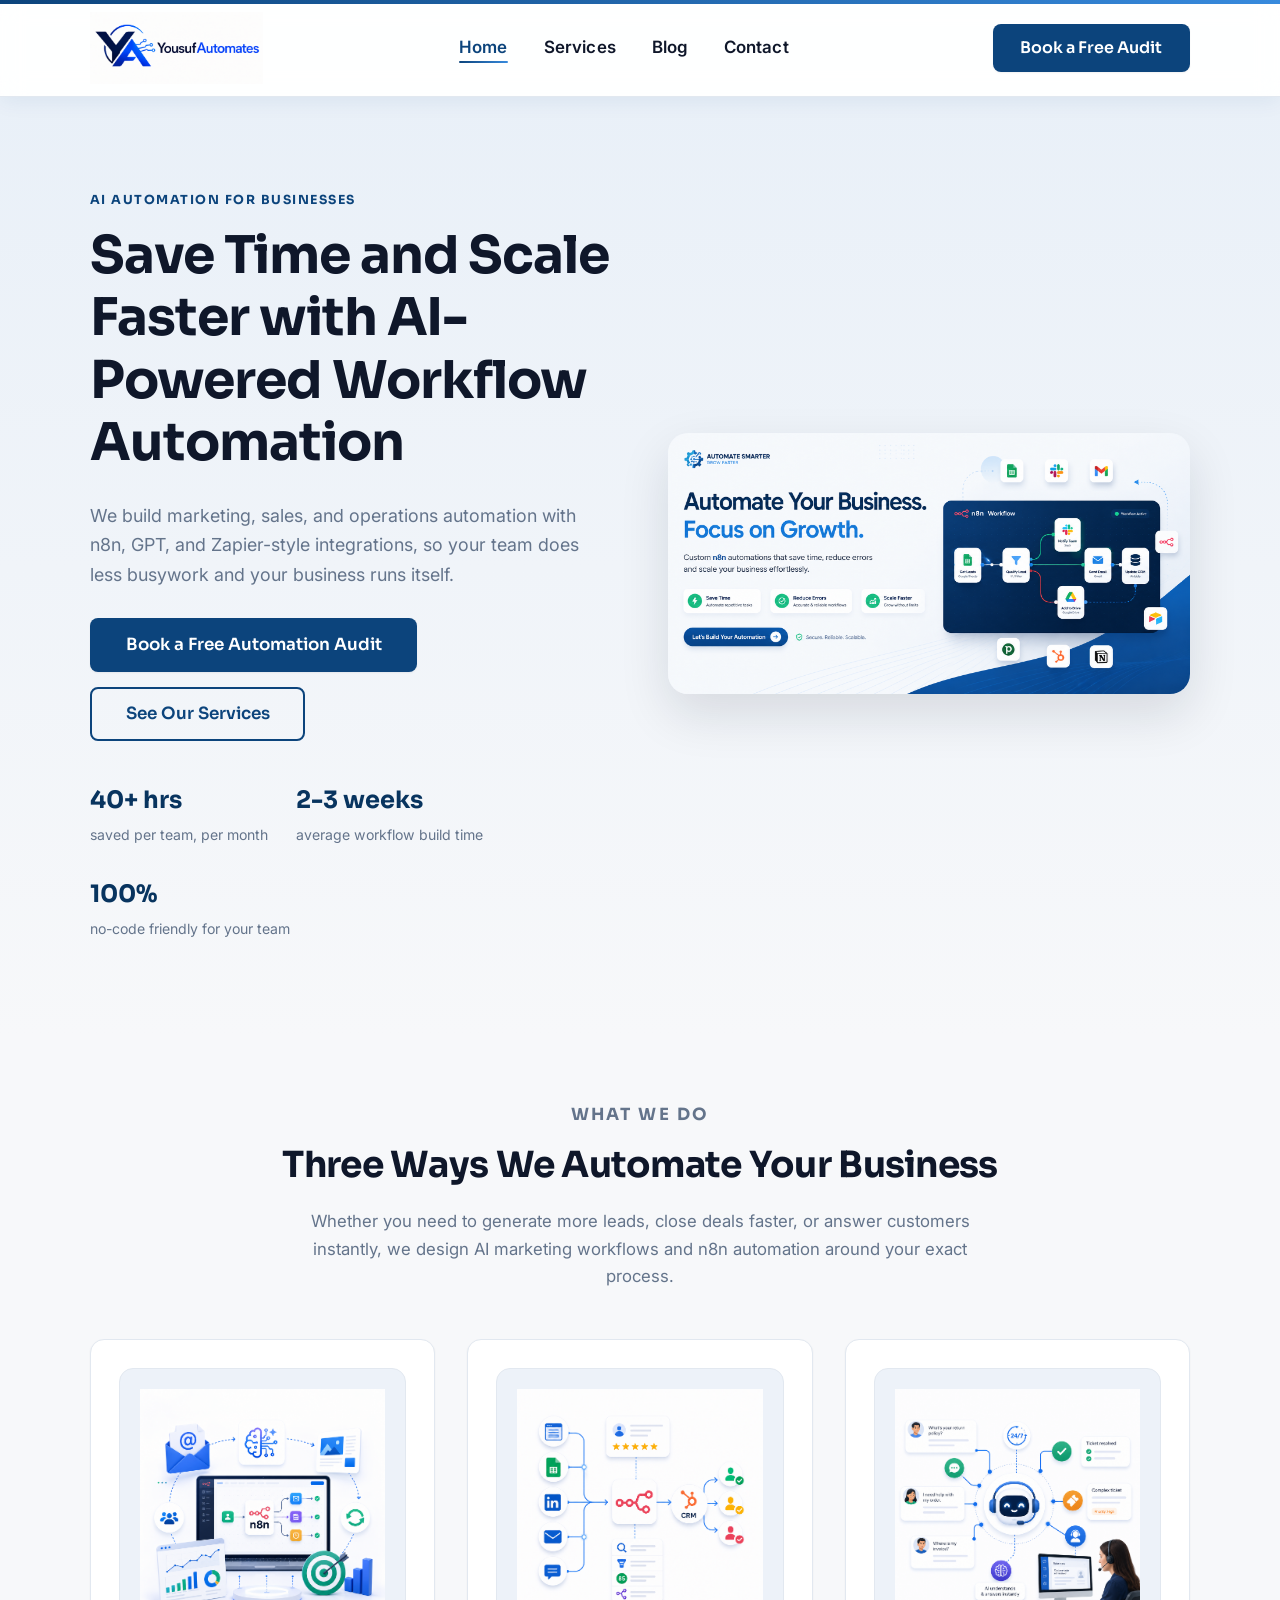
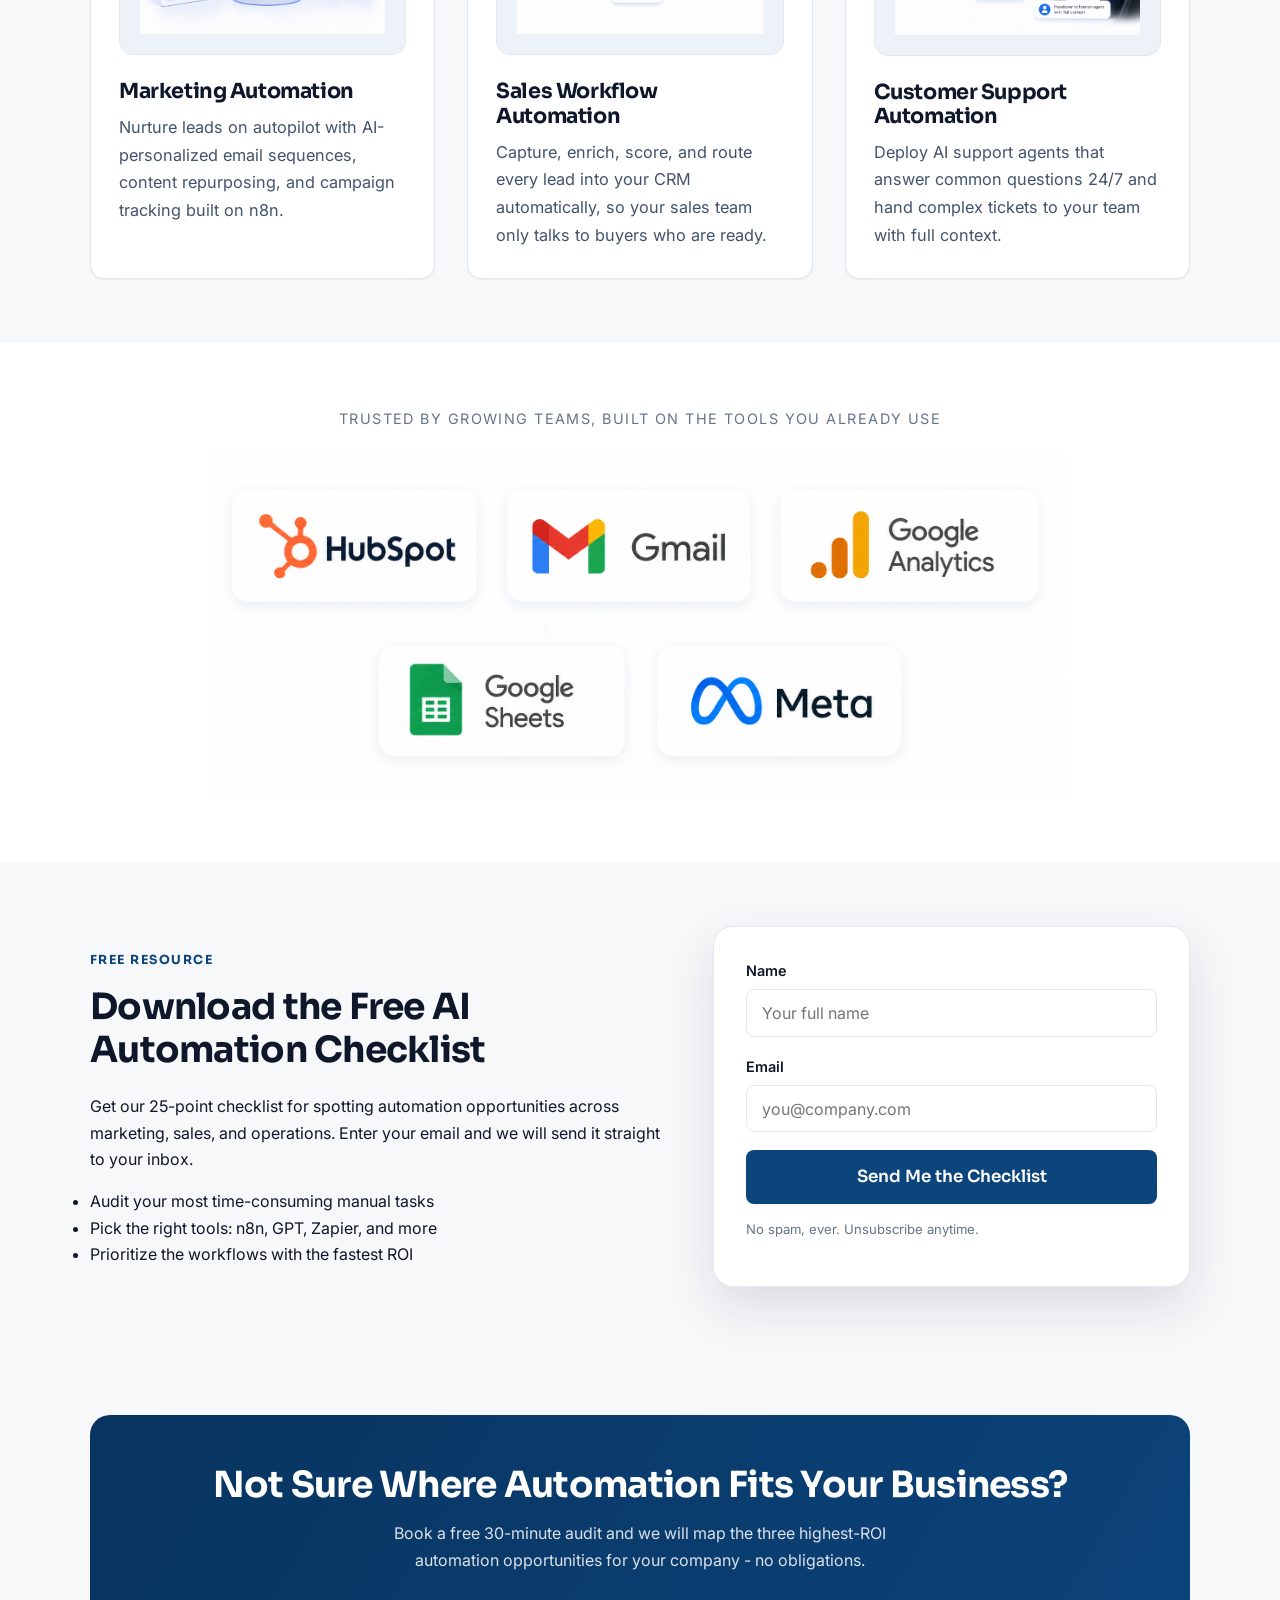
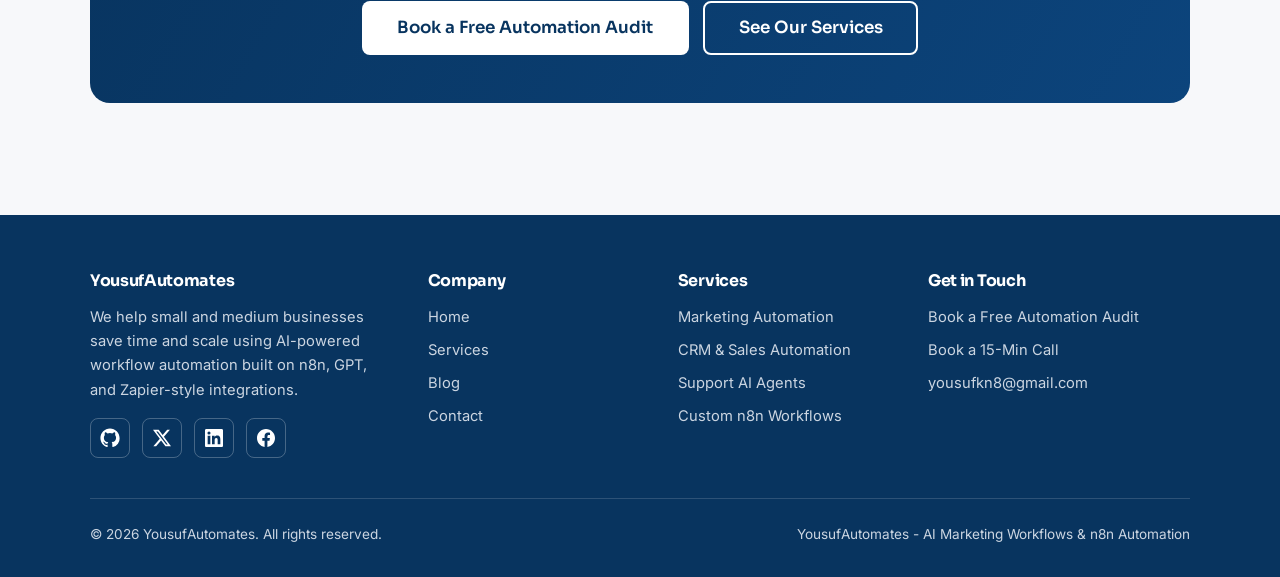
<file: index.html>
<!doctype html>
<html lang="en">
  <head>
    <meta charset="UTF-8" />
    <meta name="viewport" content="width=device-width, initial-scale=1.0" />
    <link
      rel="icon"
      type="image/png"
      sizes="32x32"
      href="assets/img/favicon-32x32.png?v=3"
    />
    <link
      rel="icon"
      type="image/png"
      sizes="512x512"
      href="assets/img/favicon.png?v=3"
    />
    <link rel="apple-touch-icon" href="assets/img/apple-touch-icon.png" />
    <title>
      YousufAutomates | AI Automation for Businesses - Save Time & Scale
    </title>
    <meta
      name="description"
      content="We help small businesses automate marketing, sales, and operations with AI workflows built on n8n and GPT. Book a free automation audit."
    />
    <link rel="canonical" href="https://www.yourdomain.com/" />

    <!-- Open Graph -->
    <meta property="og:type" content="website" />
    <meta property="og:url" content="https://www.yourdomain.com/" />
    <meta
      property="og:title"
      content="YousufAutomates | AI Automation for Businesses - Save Time & Scale"
    />
    <meta
      property="og:description"
      content="Automate marketing, sales, and operations with AI workflows built on n8n, GPT, and Zapier-style integrations. Book a free automation audit."
    />
    <meta
      property="og:image"
      content="https://www.yourdomain.com/assets/img/blog%20cover.png"
    />
    <meta name="twitter:card" content="summary_large_image" />

    <link rel="preconnect" href="https://fonts.googleapis.com" />
    <link rel="preconnect" href="https://fonts.gstatic.com" crossorigin />
    <link
      href="https://fonts.googleapis.com/css2?family=Inter:wght@400;500;600;700&family=Sora:wght@600;700;800&display=swap"
      rel="stylesheet"
    />
    <link rel="stylesheet" href="assets/css/styles.css" />

    <!-- Google tag (gtag.js) -->
    <script
      async
      src="https://www.googletagmanager.com/gtag/js?id=G-8N1N57YPVS"
    ></script>
    <script>
      window.dataLayer = window.dataLayer || [];
      function gtag() {
        dataLayer.push(arguments);
      }
      gtag("js", new Date());

      gtag("config", "G-8N1N57YPVS");
    </script>
    <script src="assets/js/main.js" defer></script>
  </head>
  <body>
    <header class="site-header">
      <div class="container navbar">
        <a class="logo" href="/">
          <img
            src="assets/img/company%20logo.png"
            alt="YousufAutomates - AI Automation for Businesses"
            width="180"
            height="72"
          />
        </a>
        <nav class="nav-links" aria-label="Primary navigation">
          <ul class="nav-links-list">
            <li><a href="/" class="is-active">Home</a></li>
            <li><a href="services/">Services</a></li>
            <li><a href="blog/">Blog</a></li>
            <li><a href="contact/">Contact</a></li>
          </ul>
        </nav>
        <a class="nav-cta btn btn-primary" href="contact/">Book a Free Audit</a>
        <button
          class="nav-toggle"
          id="nav-toggle"
          aria-expanded="false"
          aria-controls="nav-menu"
          aria-label="Toggle navigation"
        >
          <span></span>
        </button>
      </div>
      <nav class="nav-menu" id="nav-menu" aria-label="Mobile navigation">
        <ul>
          <li><a href="/">Home</a></li>
          <li><a href="services/">Services</a></li>
          <li><a href="blog/">Blog</a></li>
          <li><a href="contact/">Contact</a></li>
        </ul>
        <a class="btn btn-primary" href="contact/">Book a Free Audit</a>
      </nav>
    </header>

    <main>
      <!-- HERO -->
      <section class="hero">
        <div class="container hero-grid">
          <div>
            <p class="kicker">AI Automation for Businesses</p>
            <h1>
              Save Time and Scale Faster with AI-Powered Workflow Automation
            </h1>
            <p class="lead">
              We build marketing, sales, and operations automation with n8n,
              GPT, and Zapier-style integrations, so your team does less
              busywork and your business runs itself.
            </p>
            <div class="hero-cta">
              <a class="btn btn-primary btn-lg" href="contact/"
                >Book a Free Automation Audit</a
              >
              <a class="btn btn-outline btn-lg" href="services/"
                >See Our Services</a
              >
            </div>
            <div class="hero-stats">
              <div>
                <strong>40+ hrs</strong><span>saved per team, per month</span>
              </div>
              <div>
                <strong>2-3 weeks</strong
                ><span>average workflow build time</span>
              </div>
              <div>
                <strong>100%</strong><span>no-code friendly for your team</span>
              </div>
            </div>
          </div>
          <!-- Hero banner image (business/automation themed) -->
          <img
            class="hero-image"
            src="assets/img/hero%20banner.png"
            alt="AI automation hero banner showing business workflow automation"
            width="1774"
            height="887"
          />
        </div>
      </section>

      <!-- WHAT WE DO -->
      <section class="section" id="what-we-do">
        <div class="container">
          <div class="section-head">
            <p class="kicker centered">What We Do</p>
            <h2>Three Ways We Automate Your Business</h2>
            <p>
              Whether you need to generate more leads, close deals faster, or
              answer customers instantly, we design AI marketing workflows and
              n8n automation around your exact process.
            </p>
          </div>
          <div class="grid-3">
            <article class="card">
              <img
                class="card-icon"
                src="assets/img/Marketing%20Icon.png"
                alt="Marketing automation icon"
                width="200"
                height="200"
              />
              <h3>Marketing Automation</h3>
              <p>
                Nurture leads on autopilot with AI-personalized email sequences,
                content repurposing, and campaign tracking built on n8n.
              </p>
            </article>
            <article class="card">
              <img
                class="card-icon"
                src="assets/img/Sales%20Icon.png"
                alt="Sales workflow automation icon"
                width="200"
                height="200"
              />
              <h3>Sales Workflow Automation</h3>
              <p>
                Capture, enrich, score, and route every lead into your CRM
                automatically, so your sales team only talks to buyers who are
                ready.
              </p>
            </article>
            <article class="card">
              <img
                class="card-icon"
                src="assets/img/Support%20Icon.png"
                alt="Customer support automation icon"
                width="200"
                height="200"
              />
              <h3>Customer Support Automation</h3>
              <p>
                Deploy AI support agents that answer common questions 24/7 and
                hand complex tickets to your team with full context.
              </p>
            </article>
          </div>
        </div>
      </section>

      <!-- SOCIAL PROOF / LOGOS -->
      <section class="section section-alt logos">
        <div class="container">
          <p>Trusted by growing teams, built on the tools you already use</p>
          <div class="logos-single">
            <!-- Single image containing all client/tool logos -->
            <img
              src="assets/img/logos.png"
              alt="Logos of companies and tools we work with"
              width="1983"
              height="793"
            />
          </div>
        </div>
      </section>

      <!-- LEAD CAPTURE -->
      <section class="section">
        <div class="container lead-panel">
          <div>
            <p class="kicker">Free Resource</p>
            <h2>Download the Free AI Automation Checklist</h2>
            <p>
              Get our 25-point checklist for spotting automation opportunities
              across marketing, sales, and operations. Enter your email and we
              will send it straight to your inbox.
            </p>
            <ul>
              <li>Audit your most time-consuming manual tasks</li>
              <li>Pick the right tools: n8n, GPT, Zapier, and more</li>
              <li>Prioritize the workflows with the fastest ROI</li>
            </ul>
          </div>
          <div class="lead-form-card">
            <form
              id="lead-form"
              data-thank-you="thank-you/"
              action="https://api.web3forms.com/submit"
              method="post"
              novalidate
            >
              <!-- WEB3FORMS: replace the access_key value below with the key from web3forms.com (free). -->
              <input
                type="hidden"
                name="access_key"
                value="24890dee-48d3-41b8-aa05-f4c794ee8471"
              />
              <input
                type="hidden"
                name="subject"
                value="New checklist download request - YousufAutomates"
              />
              <input
                type="hidden"
                name="from_name"
                value="YousufAutomates Website"
              />
              <input
                type="checkbox"
                name="botcheck"
                style="display: none"
                tabindex="-1"
                autocomplete="off"
              />
              <div class="form-group">
                <label for="lead-name">Name</label>
                <input
                  type="text"
                  id="lead-name"
                  name="name"
                  required
                  autocomplete="name"
                  placeholder="Your full name"
                />
              </div>
              <div class="form-group">
                <label for="lead-email">Email</label>
                <input
                  type="email"
                  id="lead-email"
                  name="email"
                  required
                  autocomplete="email"
                  placeholder="you@company.com"
                />
              </div>
              <button type="submit" class="btn btn-primary btn-block btn-lg">
                Send Me the Checklist
              </button>
              <p class="form-note">No spam, ever. Unsubscribe anytime.</p>
              <div id="lead-form-status" role="status" aria-live="polite"></div>
            </form>
          </div>
        </div>
      </section>

      <!-- SECONDARY CTA -->
      <section class="section">
        <div class="container">
          <div class="cta-banner">
            <h2>Not Sure Where Automation Fits Your Business?</h2>
            <p>
              Book a free 30-minute audit and we will map the three highest-ROI
              automation opportunities for your company - no obligations.
            </p>
            <div class="hero-cta" style="justify-content: center">
              <a class="btn btn-white btn-lg" href="contact/"
                >Book a Free Automation Audit</a
              >
              <a class="btn btn-outline btn-lg" href="services/"
                >See Our Services</a
              >
            </div>
          </div>
        </div>
      </section>
    </main>

    <footer class="site-footer">
      <div class="container">
        <div class="footer-grid">
          <div class="footer-brand">
            <h4>YousufAutomates</h4>
            <p>
              We help small and medium businesses save time and scale using
              AI-powered workflow automation built on n8n, GPT, and Zapier-style
              integrations.
            </p>
            <div class="social-row">
              <!-- Outbound links: GA4 auto-tracks these as outbound clicks -->
              <a
                href="https://github.com/YousufKhan-sys"
                target="_blank"
                rel="noopener"
                aria-label="GitHub"
              >
                <svg
                  width="20"
                  height="20"
                  viewBox="0 0 24 24"
                  fill="currentColor"
                  aria-hidden="true"
                >
                  <path
                    d="M12 .5C5.65.5.5 5.65.5 12c0 5.08 3.29 9.39 7.86 10.91.58.11.79-.25.79-.56 0-.27-.01-1.17-.02-2.12-3.2.7-3.88-1.36-3.88-1.36-.52-1.33-1.28-1.68-1.28-1.68-1.04-.71.08-.7.08-.7 1.15.08 1.76 1.18 1.76 1.18 1.03 1.76 2.69 1.25 3.35.96.1-.75.4-1.25.72-1.54-2.55-.29-5.23-1.28-5.23-5.68 0-1.26.45-2.28 1.18-3.09-.12-.29-.51-1.46.11-3.05 0 0 .96-.31 3.15 1.18a10.9 10.9 0 0 1 5.74 0c2.19-1.49 3.15-1.18 3.15-1.18.62 1.59.23 2.76.11 3.05.74.81 1.18 1.83 1.18 3.09 0 4.41-2.69 5.38-5.25 5.67.41.35.77 1.05.77 2.12 0 1.53-.01 2.76-.01 3.14 0 .31.21.67.8.56A10.52 10.52 0 0 0 23.5 12C23.5 5.65 18.35.5 12 .5Z"
                  />
                </svg>
              </a>
              <a
                href="https://x.com/yousufkn8"
                target="_blank"
                rel="noopener"
                aria-label="X (formerly Twitter)"
              >
                <svg
                  width="18"
                  height="18"
                  viewBox="0 0 24 24"
                  fill="currentColor"
                  aria-hidden="true"
                >
                  <path
                    d="M18.9 1.15h3.68l-8.04 9.19L24 22.85h-7.41l-5.8-7.58-6.64 7.58H.47l8.6-9.83L0 1.15h7.59l5.24 6.93 6.07-6.93Zm-1.29 19.5h2.04L6.49 3.24H4.3l13.31 17.41Z"
                  />
                </svg>
              </a>
              <a
                href="https://www.linkedin.com/in/yousuf-khan-80589b3a8"
                target="_blank"
                rel="noopener"
                aria-label="LinkedIn"
              >
                <svg
                  width="18"
                  height="18"
                  viewBox="0 0 24 24"
                  fill="currentColor"
                  aria-hidden="true"
                >
                  <path
                    d="M20.45 20.45h-3.56v-5.57c0-1.33-.02-3.04-1.85-3.04-1.85 0-2.14 1.45-2.14 2.94v5.67H9.35V9h3.42v1.56h.05c.48-.9 1.64-1.85 3.37-1.85 3.6 0 4.27 2.37 4.27 5.46v6.28ZM5.34 7.43a2.07 2.07 0 1 1 0-4.14 2.07 2.07 0 0 1 0 4.14ZM7.12 20.45H3.55V9h3.57v11.45ZM22.22 0H1.77C.8 0 0 .78 0 1.74v20.52C0 23.22.8 24 1.77 24h20.45c.98 0 1.78-.78 1.78-1.74V1.74C24 .78 23.2 0 22.22 0Z"
                  />
                </svg>
              </a>
              <a
                href="https://www.facebook.com/yousufahmedkhan078"
                target="_blank"
                rel="noopener"
                aria-label="Facebook"
              >
                <svg
                  width="18"
                  height="18"
                  viewBox="0 0 24 24"
                  fill="currentColor"
                  aria-hidden="true"
                >
                  <path
                    d="M24 12.07C24 5.4 18.63 0 12 0S0 5.4 0 12.07C0 18.1 4.39 23.09 10.13 24v-8.44H7.08v-3.49h3.05V9.41c0-3.02 1.79-4.69 4.53-4.69 1.31 0 2.69.24 2.69.24v2.97h-1.52c-1.49 0-1.96.93-1.96 1.89v2.25h3.33l-.53 3.49h-2.8V24C19.61 23.09 24 18.1 24 12.07Z"
                  />
                </svg>
              </a>
            </div>
          </div>
          <div>
            <h4>Company</h4>
            <ul class="footer-links">
              <li><a href="/">Home</a></li>
              <li><a href="services/">Services</a></li>
              <li><a href="blog/">Blog</a></li>
              <li><a href="contact/">Contact</a></li>
            </ul>
          </div>
          <div>
            <h4>Services</h4>
            <ul class="footer-links">
              <li>
                <a href="services/#marketing-automation"
                  >Marketing Automation</a
                >
              </li>
              <li>
                <a href="services/#sales-automation"
                  >CRM &amp; Sales Automation</a
                >
              </li>
              <li><a href="services/#support-agents">Support AI Agents</a></li>
              <li><a href="services/#n8n-builds">Custom n8n Workflows</a></li>
            </ul>
          </div>
          <div>
            <h4>Get in Touch</h4>
            <ul class="footer-links">
              <li><a href="contact/">Book a Free Automation Audit</a></li>
              <li>
                <a href="https://calendly.com" target="_blank" rel="noopener"
                  >Book a 15-Min Call</a
                >
              </li>
              <li>
                <a href="mailto:yousufkn8@gmail.com">yousufkn8@gmail.com</a>
              </li>
            </ul>
          </div>
        </div>
        <div class="footer-bottom">
          <span
            >&copy; <span id="year"></span> YousufAutomates. All rights
            reserved.</span
          >
          <span
            >YousufAutomates - AI Marketing Workflows &amp; n8n Automation</span
          >
        </div>
      </div>
    </footer>
  </body>
</html>
</file>
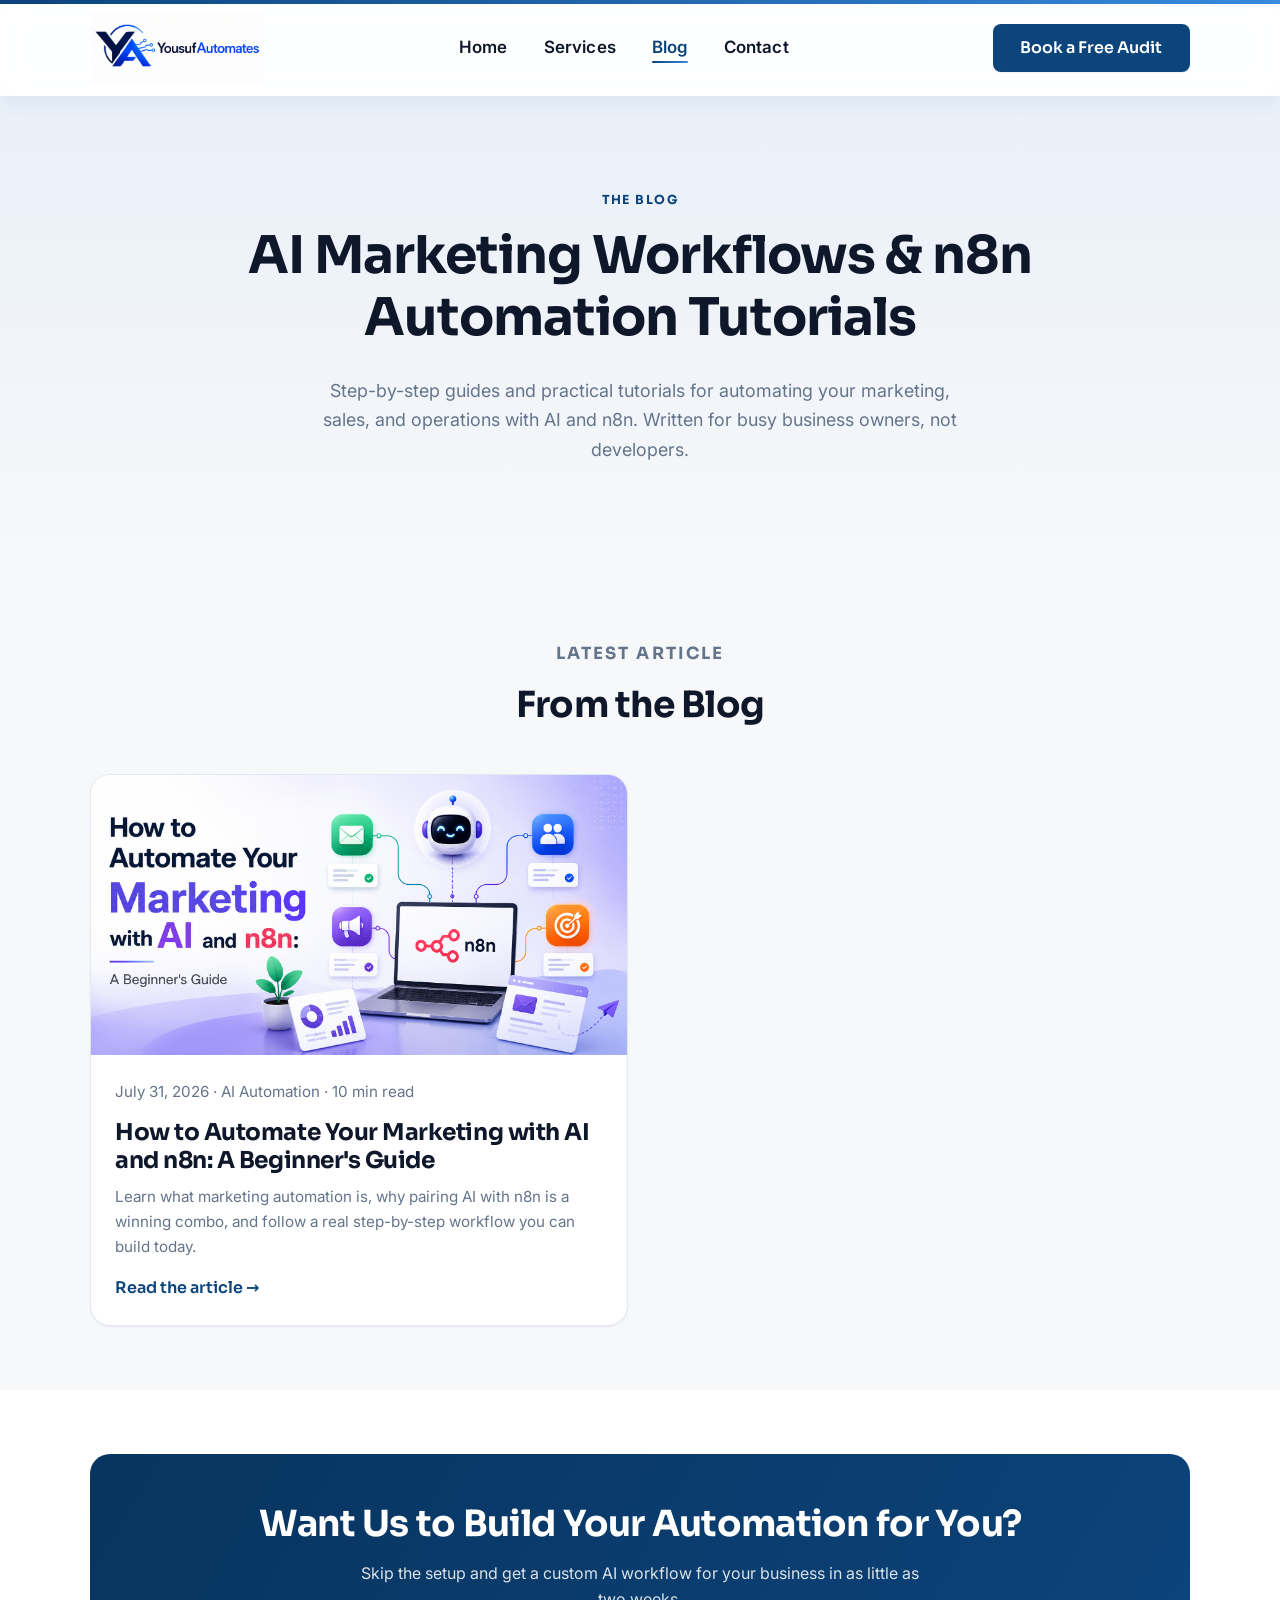
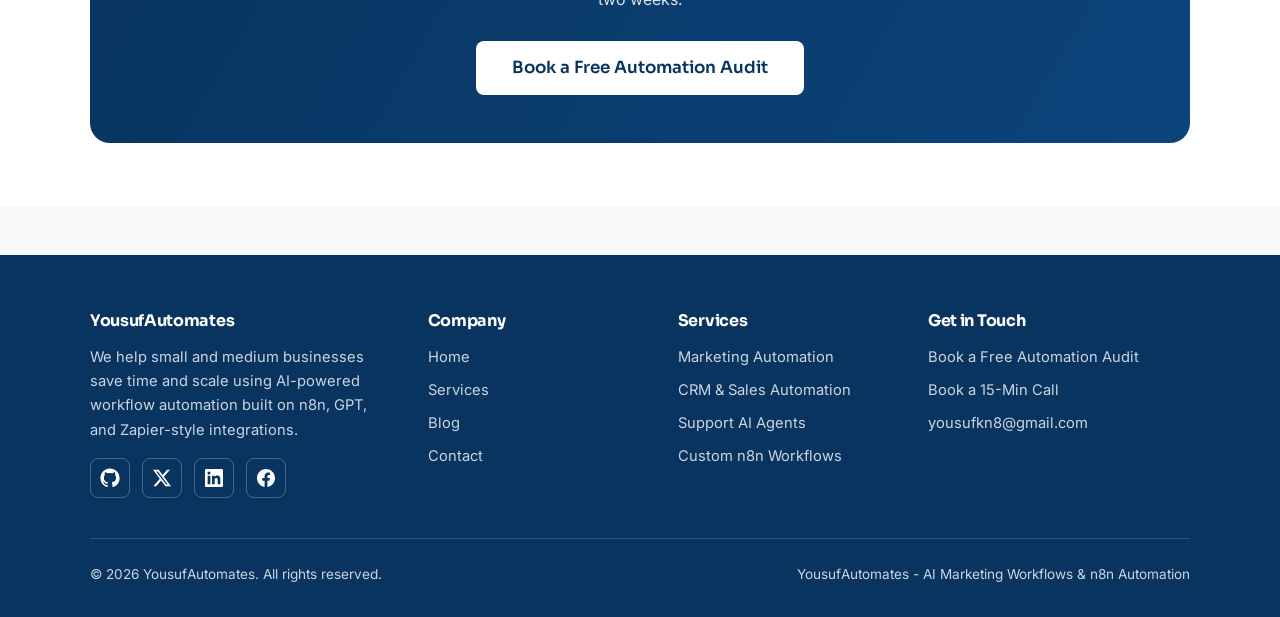
<file: blog/index.html>
<!DOCTYPE html>
<html lang="en">
<head>
  <meta charset="UTF-8">
  <meta name="viewport" content="width=device-width, initial-scale=1.0">
  <link rel="icon" type="image/png" sizes="32x32" href="../assets/img/favicon-32x32.png?v=3">
  <link rel="icon" type="image/png" sizes="512x512" href="../assets/img/favicon.png?v=3">
  <link rel="apple-touch-icon" href="../assets/img/apple-touch-icon.png">
  <title>Blog - AI Marketing Workflows & n8n Automation Tutorials | YousufAutomates</title>
  <meta name="description" content="Practical tutorials on AI marketing workflows and n8n automation for small business owners, marketers, and operations teams.">
  <link rel="canonical" href="https://www.yourdomain.com/blog/">

  <!-- Open Graph -->
  <meta property="og:type" content="website">
  <meta property="og:url" content="https://www.yourdomain.com/blog/">
  <meta property="og:title" content="Blog - AI Marketing Workflows & n8n Automation Tutorials | YousufAutomates">
  <meta property="og:description" content="Practical tutorials on AI marketing workflows and n8n automation for small business owners and marketers.">
  <meta property="og:image" content="https://www.yourdomain.com/assets/img/blog%20cover.png">
  <meta name="twitter:card" content="summary_large_image">

  <link rel="preconnect" href="https://fonts.googleapis.com">
  <link rel="preconnect" href="https://fonts.gstatic.com" crossorigin>
  <link href="https://fonts.googleapis.com/css2?family=Inter:wght@400;500;600;700&family=Sora:wght@600;700;800&display=swap" rel="stylesheet">
  <link rel="stylesheet" href="../assets/css/styles.css">

  <!-- Google tag (gtag.js) -->
  <script async src="https://www.googletagmanager.com/gtag/js?id=G-8N1N57YPVS"></script>
  <script>
    window.dataLayer = window.dataLayer || [];
    function gtag(){dataLayer.push(arguments);}
    gtag('js', new Date());

    gtag('config', 'G-8N1N57YPVS');
  </script>
  <script src="../assets/js/main.js" defer></script>
</head>
<body>
  <header class="site-header">
    <div class="container navbar">
      <a class="logo" href="../">
        <img src="../assets/img/company%20logo.png" alt="YousufAutomates - AI Automation for Businesses" width="180" height="72">
      </a>
      <nav class="nav-links" aria-label="Primary navigation">
        <ul class="nav-links-list">
          <li><a href="../">Home</a></li>
          <li><a href="../services/">Services</a></li>
          <li><a href="../blog/" class="is-active">Blog</a></li>
          <li><a href="../contact/">Contact</a></li>
        </ul>
      </nav>
      <a class="nav-cta btn btn-primary" href="../contact/">Book a Free Audit</a>
      <button class="nav-toggle" id="nav-toggle" aria-expanded="false" aria-controls="nav-menu" aria-label="Toggle navigation"><span></span></button>
    </div>
    <nav class="nav-menu" id="nav-menu" aria-label="Mobile navigation">
      <ul>
        <li><a href="../">Home</a></li>
        <li><a href="../services/">Services</a></li>
        <li><a href="../blog/">Blog</a></li>
        <li><a href="../contact/">Contact</a></li>
      </ul>
      <a class="btn btn-primary" href="../contact/">Book a Free Audit</a>
    </nav>
  </header>

  <main>
    <section class="hero">
      <div class="container text-center">
        <p class="kicker">The Blog</p>
        <h1>AI Marketing Workflows &amp; n8n Automation Tutorials</h1>
        <p class="lead" style="max-width: 660px; margin: 0 auto 1rem;">Step-by-step guides and practical tutorials for automating your marketing, sales, and operations with AI and n8n. Written for busy business owners, not developers.</p>
      </div>
    </section>

    <section class="section">
      <div class="container">
        <div class="section-head">
          <p class="kicker centered">Latest Article</p>
          <h2>From the Blog</h2>
        </div>
        <div class="post-list">
          <article class="post-card">
            <!-- Blog cover image (also used as the article cover) -->
            <img class="post-cover" src="../assets/img/blog%20cover.png" alt="Featured blog cover image showing an AI marketing automation workflow" width="1200" height="628">
            <div class="post-body">
              <p class="post-meta">July 31, 2026 &middot; AI Automation &middot; 10 min read</p>
              <h3>How to Automate Your Marketing with AI and n8n: A Beginner's Guide</h3>
              <p>Learn what marketing automation is, why pairing AI with n8n is a winning combo, and follow a real step-by-step workflow you can build today.</p>
              <a class="post-link" href="how-to-automate-marketing/">Read the article &rarr;</a>
            </div>
          </article>
        </div>
      </div>
    </section>

    <section class="section section-alt">
      <div class="container">
        <div class="cta-banner">
          <h2>Want Us to Build Your Automation for You?</h2>
          <p>Skip the setup and get a custom AI workflow for your business in as little as two weeks.</p>
          <a class="btn btn-white btn-lg" href="../contact/">Book a Free Automation Audit</a>
        </div>
      </div>
    </section>
  </main>

  <footer class="site-footer">
    <div class="container">
      <div class="footer-grid">
        <div class="footer-brand">
          <h4>YousufAutomates</h4>
          <p>We help small and medium businesses save time and scale using AI-powered workflow automation built on n8n, GPT, and Zapier-style integrations.</p>
          <div class="social-row">
            <!-- Outbound links: GA4 auto-tracks these as outbound clicks -->
            <a href="https://github.com/YousufKhan-sys" target="_blank" rel="noopener" aria-label="GitHub">
              <svg width="20" height="20" viewBox="0 0 24 24" fill="currentColor" aria-hidden="true"><path d="M12 .5C5.65.5.5 5.65.5 12c0 5.08 3.29 9.39 7.86 10.91.58.11.79-.25.79-.56 0-.27-.01-1.17-.02-2.12-3.2.7-3.88-1.36-3.88-1.36-.52-1.33-1.28-1.68-1.28-1.68-1.04-.71.08-.7.08-.7 1.15.08 1.76 1.18 1.76 1.18 1.03 1.76 2.69 1.25 3.35.96.1-.75.4-1.25.72-1.54-2.55-.29-5.23-1.28-5.23-5.68 0-1.26.45-2.28 1.18-3.09-.12-.29-.51-1.46.11-3.05 0 0 .96-.31 3.15 1.18a10.9 10.9 0 0 1 5.74 0c2.19-1.49 3.15-1.18 3.15-1.18.62 1.59.23 2.76.11 3.05.74.81 1.18 1.83 1.18 3.09 0 4.41-2.69 5.38-5.25 5.67.41.35.77 1.05.77 2.12 0 1.53-.01 2.76-.01 3.14 0 .31.21.67.8.56A10.52 10.52 0 0 0 23.5 12C23.5 5.65 18.35.5 12 .5Z"/></svg>
            </a>
            <a href="https://x.com/yousufkn8" target="_blank" rel="noopener" aria-label="X (formerly Twitter)">
              <svg width="18" height="18" viewBox="0 0 24 24" fill="currentColor" aria-hidden="true"><path d="M18.9 1.15h3.68l-8.04 9.19L24 22.85h-7.41l-5.8-7.58-6.64 7.58H.47l8.6-9.83L0 1.15h7.59l5.24 6.93 6.07-6.93Zm-1.29 19.5h2.04L6.49 3.24H4.3l13.31 17.41Z"/></svg>
            </a>
            <a href="https://www.linkedin.com/in/yousuf-khan-80589b3a8" target="_blank" rel="noopener" aria-label="LinkedIn">
              <svg width="18" height="18" viewBox="0 0 24 24" fill="currentColor" aria-hidden="true"><path d="M20.45 20.45h-3.56v-5.57c0-1.33-.02-3.04-1.85-3.04-1.85 0-2.14 1.45-2.14 2.94v5.67H9.35V9h3.42v1.56h.05c.48-.9 1.64-1.85 3.37-1.85 3.6 0 4.27 2.37 4.27 5.46v6.28ZM5.34 7.43a2.07 2.07 0 1 1 0-4.14 2.07 2.07 0 0 1 0 4.14ZM7.12 20.45H3.55V9h3.57v11.45ZM22.22 0H1.77C.8 0 0 .78 0 1.74v20.52C0 23.22.8 24 1.77 24h20.45c.98 0 1.78-.78 1.78-1.74V1.74C24 .78 23.2 0 22.22 0Z"/></svg>
            </a>
            <a href="https://www.facebook.com/yousufahmedkhan078" target="_blank" rel="noopener" aria-label="Facebook">
              <svg width="18" height="18" viewBox="0 0 24 24" fill="currentColor" aria-hidden="true"><path d="M24 12.07C24 5.4 18.63 0 12 0S0 5.4 0 12.07C0 18.1 4.39 23.09 10.13 24v-8.44H7.08v-3.49h3.05V9.41c0-3.02 1.79-4.69 4.53-4.69 1.31 0 2.69.24 2.69.24v2.97h-1.52c-1.49 0-1.96.93-1.96 1.89v2.25h3.33l-.53 3.49h-2.8V24C19.61 23.09 24 18.1 24 12.07Z"/></svg>
            </a>
          </div>
        </div>
        <div>
          <h4>Company</h4>
          <ul class="footer-links">
            <li><a href="../">Home</a></li>
            <li><a href="../services/">Services</a></li>
            <li><a href="../blog/">Blog</a></li>
            <li><a href="../contact/">Contact</a></li>
          </ul>
        </div>
        <div>
          <h4>Services</h4>
          <ul class="footer-links">
            <li><a href="../services/#marketing-automation">Marketing Automation</a></li>
            <li><a href="../services/#sales-automation">CRM &amp; Sales Automation</a></li>
            <li><a href="../services/#support-agents">Support AI Agents</a></li>
            <li><a href="../services/#n8n-builds">Custom n8n Workflows</a></li>
          </ul>
        </div>
        <div>
          <h4>Get in Touch</h4>
          <ul class="footer-links">
            <li><a href="../contact/">Book a Free Automation Audit</a></li>
            <li><a href="https://calendly.com" target="_blank" rel="noopener">Book a 15-Min Call</a></li>
            <li><a href="mailto:yousufkn8@gmail.com">yousufkn8@gmail.com</a></li>
          </ul>
        </div>
      </div>
      <div class="footer-bottom">
        <span>&copy; <span id="year"></span> YousufAutomates. All rights reserved.</span>
        <span>YousufAutomates - AI Marketing Workflows &amp; n8n Automation</span>
      </div>
    </div>
  </footer>
</body>
</html>
</file>
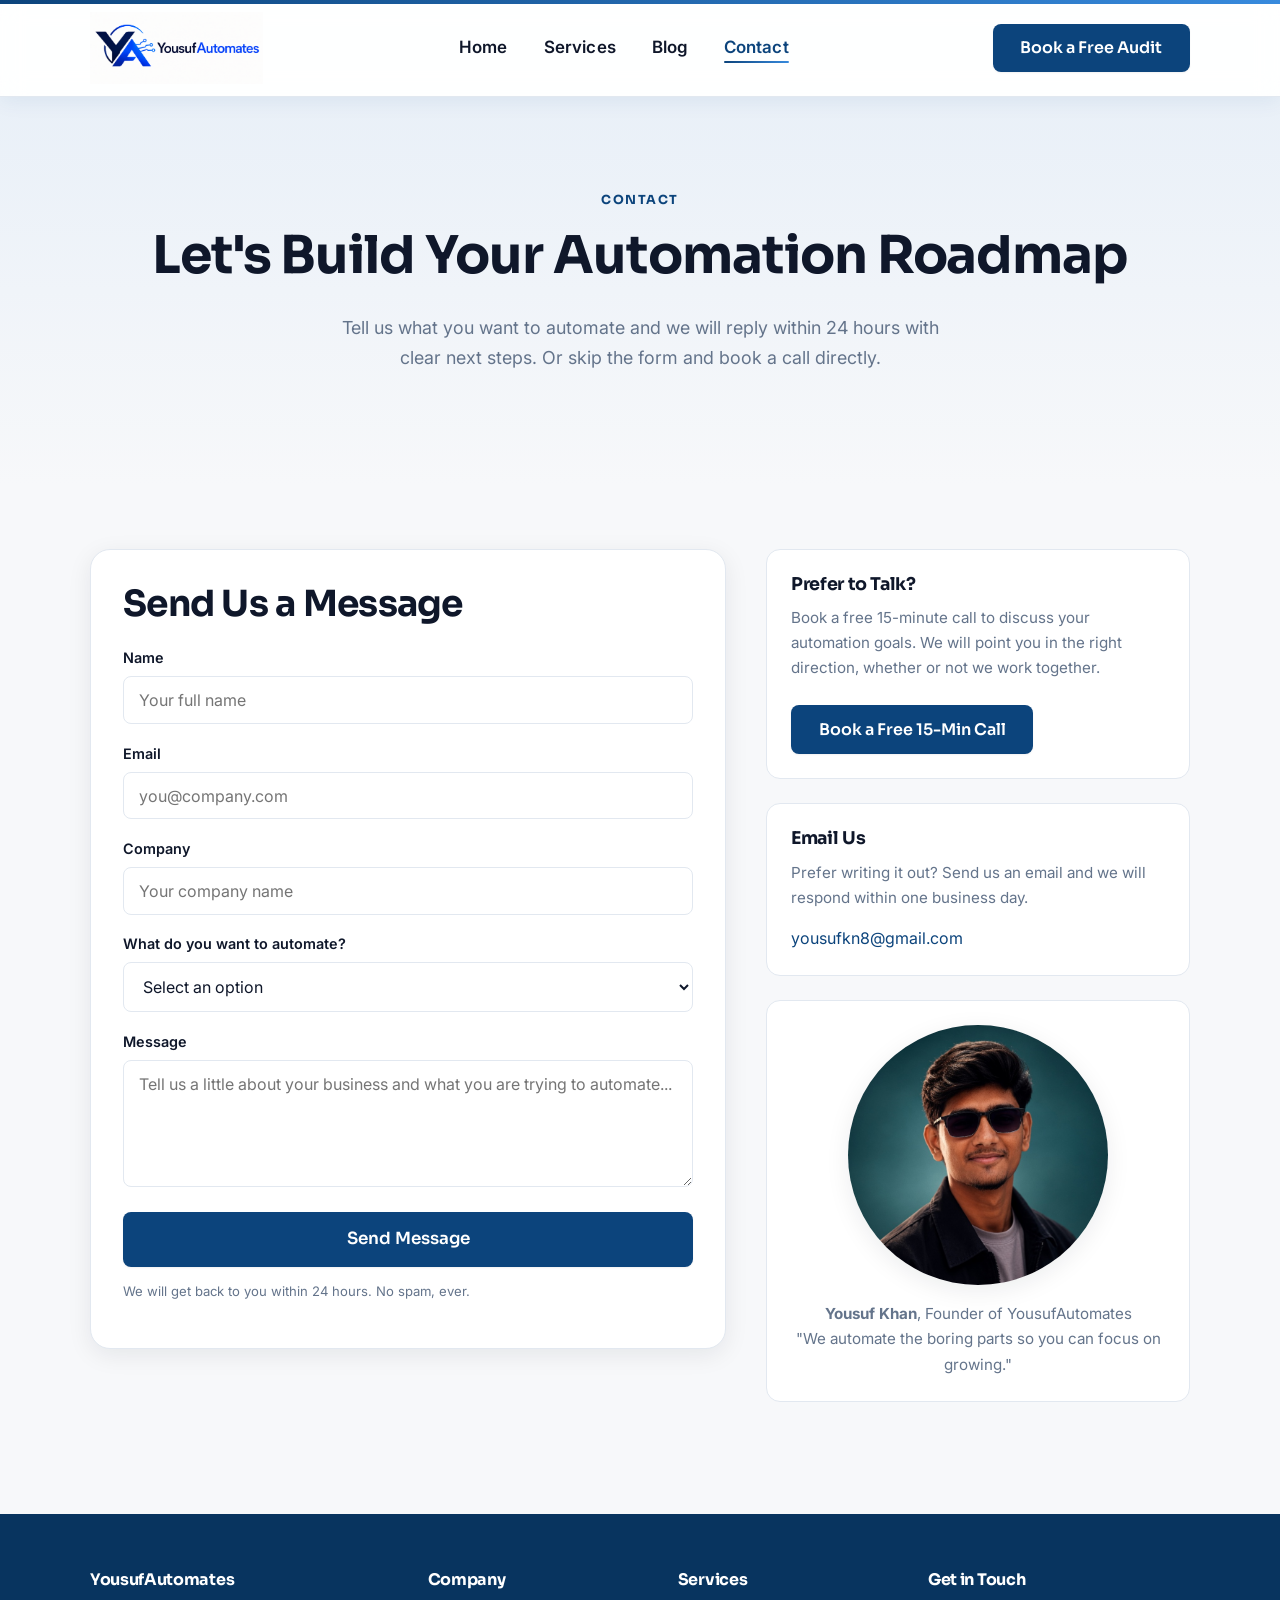
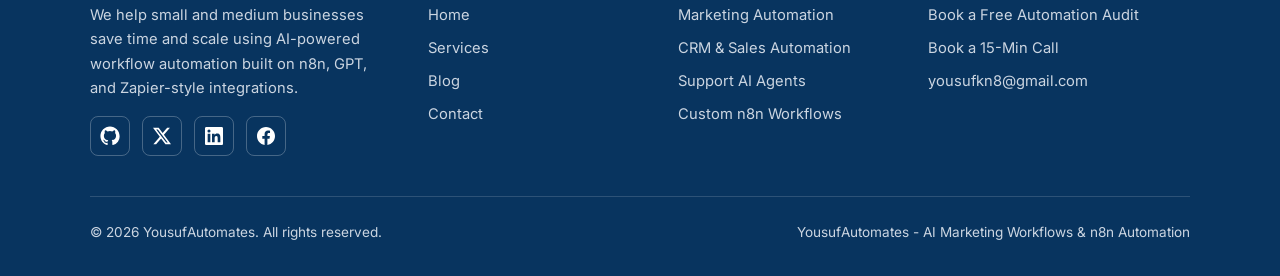
<file: contact/index.html>
<!doctype html>
<html lang="en">
  <head>
    <meta charset="UTF-8" />
    <meta name="viewport" content="width=device-width, initial-scale=1.0" />
    <link
      rel="icon"
      type="image/png"
      sizes="32x32"
      href="../assets/img/favicon-32x32.png?v=3"
    />
    <link
      rel="icon"
      type="image/png"
      sizes="512x512"
      href="../assets/img/favicon.png?v=3"
    />
    <link rel="apple-touch-icon" href="../assets/img/apple-touch-icon.png" />
    <title>
      Contact Us | Book a Free AI Automation Audit | YousufAutomates
    </title>
    <meta
      name="description"
      content="Book a free 15-minute call or send a message. We help you automate marketing, sales, and operations with AI within weeks."
    />
    <link rel="canonical" href="https://www.yourdomain.com/contact/" />

    <!-- Open Graph -->
    <meta property="og:type" content="website" />
    <meta property="og:url" content="https://www.yourdomain.com/contact/" />
    <meta
      property="og:title"
      content="Contact Us | Book a Free AI Automation Audit | YousufAutomates"
    />
    <meta
      property="og:description"
      content="Book a free 15-minute call or send a message. We automate marketing, sales, and operations with AI and n8n."
    />
    <meta
      property="og:image"
      content="https://www.yourdomain.com/assets/img/blog%20cover.png"
    />
    <meta name="twitter:card" content="summary_large_image" />

    <link rel="preconnect" href="https://fonts.googleapis.com" />
    <link rel="preconnect" href="https://fonts.gstatic.com" crossorigin />
    <link
      href="https://fonts.googleapis.com/css2?family=Inter:wght@400;500;600;700&family=Sora:wght@600;700;800&display=swap"
      rel="stylesheet"
    />
    <link rel="stylesheet" href="../assets/css/styles.css" />

    <!-- Google tag (gtag.js) -->
    <script
      async
      src="https://www.googletagmanager.com/gtag/js?id=G-8N1N57YPVS"
    ></script>
    <script>
      window.dataLayer = window.dataLayer || [];
      function gtag() {
        dataLayer.push(arguments);
      }
      gtag("js", new Date());

      gtag("config", "G-8N1N57YPVS");
    </script>
    <script src="../assets/js/main.js" defer></script>
  </head>
  <body>
    <header class="site-header">
      <div class="container navbar">
        <a class="logo" href="../">
          <img
            src="../assets/img/company%20logo.png"
            alt="YousufAutomates - AI Automation for Businesses"
            width="180"
            height="72"
          />
        </a>
        <nav class="nav-links" aria-label="Primary navigation">
          <ul class="nav-links-list">
            <li><a href="../">Home</a></li>
            <li><a href="../services/">Services</a></li>
            <li><a href="../blog/">Blog</a></li>
            <li><a href="../contact/" class="is-active">Contact</a></li>
          </ul>
        </nav>
        <a class="nav-cta btn btn-primary" href="../contact/"
          >Book a Free Audit</a
        >
        <button
          class="nav-toggle"
          id="nav-toggle"
          aria-expanded="false"
          aria-controls="nav-menu"
          aria-label="Toggle navigation"
        >
          <span></span>
        </button>
      </div>
      <nav class="nav-menu" id="nav-menu" aria-label="Mobile navigation">
        <ul>
          <li><a href="../">Home</a></li>
          <li><a href="../services/">Services</a></li>
          <li><a href="../blog/">Blog</a></li>
          <li><a href="../contact/">Contact</a></li>
        </ul>
        <a class="btn btn-primary" href="../contact/">Book a Free Audit</a>
      </nav>
    </header>

    <main>
      <section class="hero">
        <div class="container text-center">
          <p class="kicker">Contact</p>
          <h1>Let's Build Your Automation Roadmap</h1>
          <p class="lead" style="max-width: 640px; margin: 0 auto 1rem">
            Tell us what you want to automate and we will reply within 24 hours
            with clear next steps. Or skip the form and book a call directly.
          </p>
        </div>
      </section>

      <section class="section">
        <div class="container contact-grid">
          <!-- CONTACT FORM -->
          <div class="contact-card">
            <h2>Send Us a Message</h2>
            <form
              id="contact-form"
              data-thank-you="../thank-you/"
              action="https://api.web3forms.com/submit"
              method="post"
              novalidate
            >
              <!-- WEB3FORMS: replace the access_key value below with the key from web3forms.com (free). -->
              <input
                type="hidden"
                name="access_key"
                value="24890dee-48d3-41b8-aa05-f4c794ee8471"
              />
              <input
                type="hidden"
                name="subject"
                value="New contact form submission - YousufAutomates"
              />
              <input
                type="hidden"
                name="from_name"
                value="YousufAutomates Website"
              />
              <input
                type="checkbox"
                name="botcheck"
                style="display: none"
                tabindex="-1"
                autocomplete="off"
              />
              <div class="form-group">
                <label for="contact-name">Name</label>
                <input
                  type="text"
                  id="contact-name"
                  name="name"
                  required
                  autocomplete="name"
                  placeholder="Your full name"
                />
              </div>
              <div class="form-group">
                <label for="contact-email">Email</label>
                <input
                  type="email"
                  id="contact-email"
                  name="email"
                  required
                  autocomplete="email"
                  placeholder="you@company.com"
                />
              </div>
              <div class="form-group">
                <label for="contact-company">Company</label>
                <input
                  type="text"
                  id="contact-company"
                  name="company"
                  autocomplete="organization"
                  placeholder="Your company name"
                />
              </div>
              <div class="form-group">
                <label for="automate-what">What do you want to automate?</label>
                <select id="automate-what" name="automate_what" required>
                  <option value="" disabled selected>Select an option</option>
                  <option value="Marketing automation">
                    Marketing automation
                  </option>
                  <option value="Sales / CRM automation">
                    Sales / CRM automation
                  </option>
                  <option value="Customer support AI agents">
                    Customer support AI agents
                  </option>
                  <option value="Custom n8n workflow">
                    Custom n8n workflow
                  </option>
                  <option value="Back-office / operations">
                    Back-office / operations
                  </option>
                  <option value="Not sure yet">Not sure yet</option>
                </select>
              </div>
              <div class="form-group">
                <label for="contact-message">Message</label>
                <textarea
                  id="contact-message"
                  name="message"
                  rows="5"
                  placeholder="Tell us a little about your business and what you are trying to automate..."
                ></textarea>
              </div>
              <button type="submit" class="btn btn-primary btn-block btn-lg">
                Send Message
              </button>
              <p class="form-note">
                We will get back to you within 24 hours. No spam, ever.
              </p>
              <div id="form-status" role="status" aria-live="polite"></div>
            </form>
          </div>

          <!-- SIDEBAR -->
          <div class="contact-side">
            <div class="side-block">
              <h3>Prefer to Talk?</h3>
              <p>
                Book a free 15-minute call to discuss your automation goals. We
                will point you in the right direction, whether or not we work
                together.
              </p>
              <!-- Outbound link: GA4 auto-tracks this as an outbound click. Swap in your real Calendly link. -->
              <a
                class="btn btn-primary"
                href="https://calendly.com"
                target="_blank"
                rel="noopener"
                >Book a Free 15-Min Call</a
              >
            </div>

            <div class="side-block">
              <h3>Email Us</h3>
              <p>
                Prefer writing it out? Send us an email and we will respond
                within one business day.
              </p>
              <a href="mailto:yousufkn8@gmail.com">yousufkn8@gmail.com</a>
            </div>

            <div class="side-block text-center">
              <!-- Photo of the founder -->
              <img
                class="founder-img"
                src="../assets/img/Founder%20photo.png"
                alt="Photo of Yousuf Khan, founder of YousufAutomates"
                width="500"
                height="500"
              />
              <p style="margin-bottom: 0">
                <strong>Yousuf Khan</strong>, Founder of YousufAutomates<br />"We
                automate the boring parts so you can focus on growing."
              </p>
            </div>
          </div>
        </div>
      </section>
    </main>

    <footer class="site-footer">
      <div class="container">
        <div class="footer-grid">
          <div class="footer-brand">
            <h4>YousufAutomates</h4>
            <p>
              We help small and medium businesses save time and scale using
              AI-powered workflow automation built on n8n, GPT, and Zapier-style
              integrations.
            </p>
            <div class="social-row">
              <!-- Outbound links: GA4 auto-tracks these as outbound clicks -->
              <a
                href="https://github.com/YousufKhan-sys"
                target="_blank"
                rel="noopener"
                aria-label="GitHub"
              >
                <svg
                  width="20"
                  height="20"
                  viewBox="0 0 24 24"
                  fill="currentColor"
                  aria-hidden="true"
                >
                  <path
                    d="M12 .5C5.65.5.5 5.65.5 12c0 5.08 3.29 9.39 7.86 10.91.58.11.79-.25.79-.56 0-.27-.01-1.17-.02-2.12-3.2.7-3.88-1.36-3.88-1.36-.52-1.33-1.28-1.68-1.28-1.68-1.04-.71.08-.7.08-.7 1.15.08 1.76 1.18 1.76 1.18 1.03 1.76 2.69 1.25 3.35.96.1-.75.4-1.25.72-1.54-2.55-.29-5.23-1.28-5.23-5.68 0-1.26.45-2.28 1.18-3.09-.12-.29-.51-1.46.11-3.05 0 0 .96-.31 3.15 1.18a10.9 10.9 0 0 1 5.74 0c2.19-1.49 3.15-1.18 3.15-1.18.62 1.59.23 2.76.11 3.05.74.81 1.18 1.83 1.18 3.09 0 4.41-2.69 5.38-5.25 5.67.41.35.77 1.05.77 2.12 0 1.53-.01 2.76-.01 3.14 0 .31.21.67.8.56A10.52 10.52 0 0 0 23.5 12C23.5 5.65 18.35.5 12 .5Z"
                  />
                </svg>
              </a>
              <a
                href="https://x.com/yousufkn8"
                target="_blank"
                rel="noopener"
                aria-label="X (formerly Twitter)"
              >
                <svg
                  width="18"
                  height="18"
                  viewBox="0 0 24 24"
                  fill="currentColor"
                  aria-hidden="true"
                >
                  <path
                    d="M18.9 1.15h3.68l-8.04 9.19L24 22.85h-7.41l-5.8-7.58-6.64 7.58H.47l8.6-9.83L0 1.15h7.59l5.24 6.93 6.07-6.93Zm-1.29 19.5h2.04L6.49 3.24H4.3l13.31 17.41Z"
                  />
                </svg>
              </a>
              <a
                href="https://www.linkedin.com/in/yousuf-khan-80589b3a8"
                target="_blank"
                rel="noopener"
                aria-label="LinkedIn"
              >
                <svg
                  width="18"
                  height="18"
                  viewBox="0 0 24 24"
                  fill="currentColor"
                  aria-hidden="true"
                >
                  <path
                    d="M20.45 20.45h-3.56v-5.57c0-1.33-.02-3.04-1.85-3.04-1.85 0-2.14 1.45-2.14 2.94v5.67H9.35V9h3.42v1.56h.05c.48-.9 1.64-1.85 3.37-1.85 3.6 0 4.27 2.37 4.27 5.46v6.28ZM5.34 7.43a2.07 2.07 0 1 1 0-4.14 2.07 2.07 0 0 1 0 4.14ZM7.12 20.45H3.55V9h3.57v11.45ZM22.22 0H1.77C.8 0 0 .78 0 1.74v20.52C0 23.22.8 24 1.77 24h20.45c.98 0 1.78-.78 1.78-1.74V1.74C24 .78 23.2 0 22.22 0Z"
                  />
                </svg>
              </a>
              <a
                href="https://www.facebook.com/yousufahmedkhan078"
                target="_blank"
                rel="noopener"
                aria-label="Facebook"
              >
                <svg
                  width="18"
                  height="18"
                  viewBox="0 0 24 24"
                  fill="currentColor"
                  aria-hidden="true"
                >
                  <path
                    d="M24 12.07C24 5.4 18.63 0 12 0S0 5.4 0 12.07C0 18.1 4.39 23.09 10.13 24v-8.44H7.08v-3.49h3.05V9.41c0-3.02 1.79-4.69 4.53-4.69 1.31 0 2.69.24 2.69.24v2.97h-1.52c-1.49 0-1.96.93-1.96 1.89v2.25h3.33l-.53 3.49h-2.8V24C19.61 23.09 24 18.1 24 12.07Z"
                  />
                </svg>
              </a>
            </div>
          </div>
          <div>
            <h4>Company</h4>
            <ul class="footer-links">
              <li><a href="../">Home</a></li>
              <li><a href="../services/">Services</a></li>
              <li><a href="../blog/">Blog</a></li>
              <li><a href="../contact/">Contact</a></li>
            </ul>
          </div>
          <div>
            <h4>Services</h4>
            <ul class="footer-links">
              <li>
                <a href="../services/#marketing-automation"
                  >Marketing Automation</a
                >
              </li>
              <li>
                <a href="../services/#sales-automation"
                  >CRM &amp; Sales Automation</a
                >
              </li>
              <li>
                <a href="../services/#support-agents">Support AI Agents</a>
              </li>
              <li>
                <a href="../services/#n8n-builds">Custom n8n Workflows</a>
              </li>
            </ul>
          </div>
          <div>
            <h4>Get in Touch</h4>
            <ul class="footer-links">
              <li><a href="../contact/">Book a Free Automation Audit</a></li>
              <li>
                <a href="https://calendly.com" target="_blank" rel="noopener"
                  >Book a 15-Min Call</a
                >
              </li>
              <li>
                <a href="mailto:yousufkn8@gmail.com">yousufkn8@gmail.com</a>
              </li>
            </ul>
          </div>
        </div>
        <div class="footer-bottom">
          <span
            >&copy; <span id="year"></span> YousufAutomates. All rights
            reserved.</span
          >
          <span
            >YousufAutomates - AI Marketing Workflows &amp; n8n Automation</span
          >
        </div>
      </div>
    </footer>
  </body>
</html>
</file>
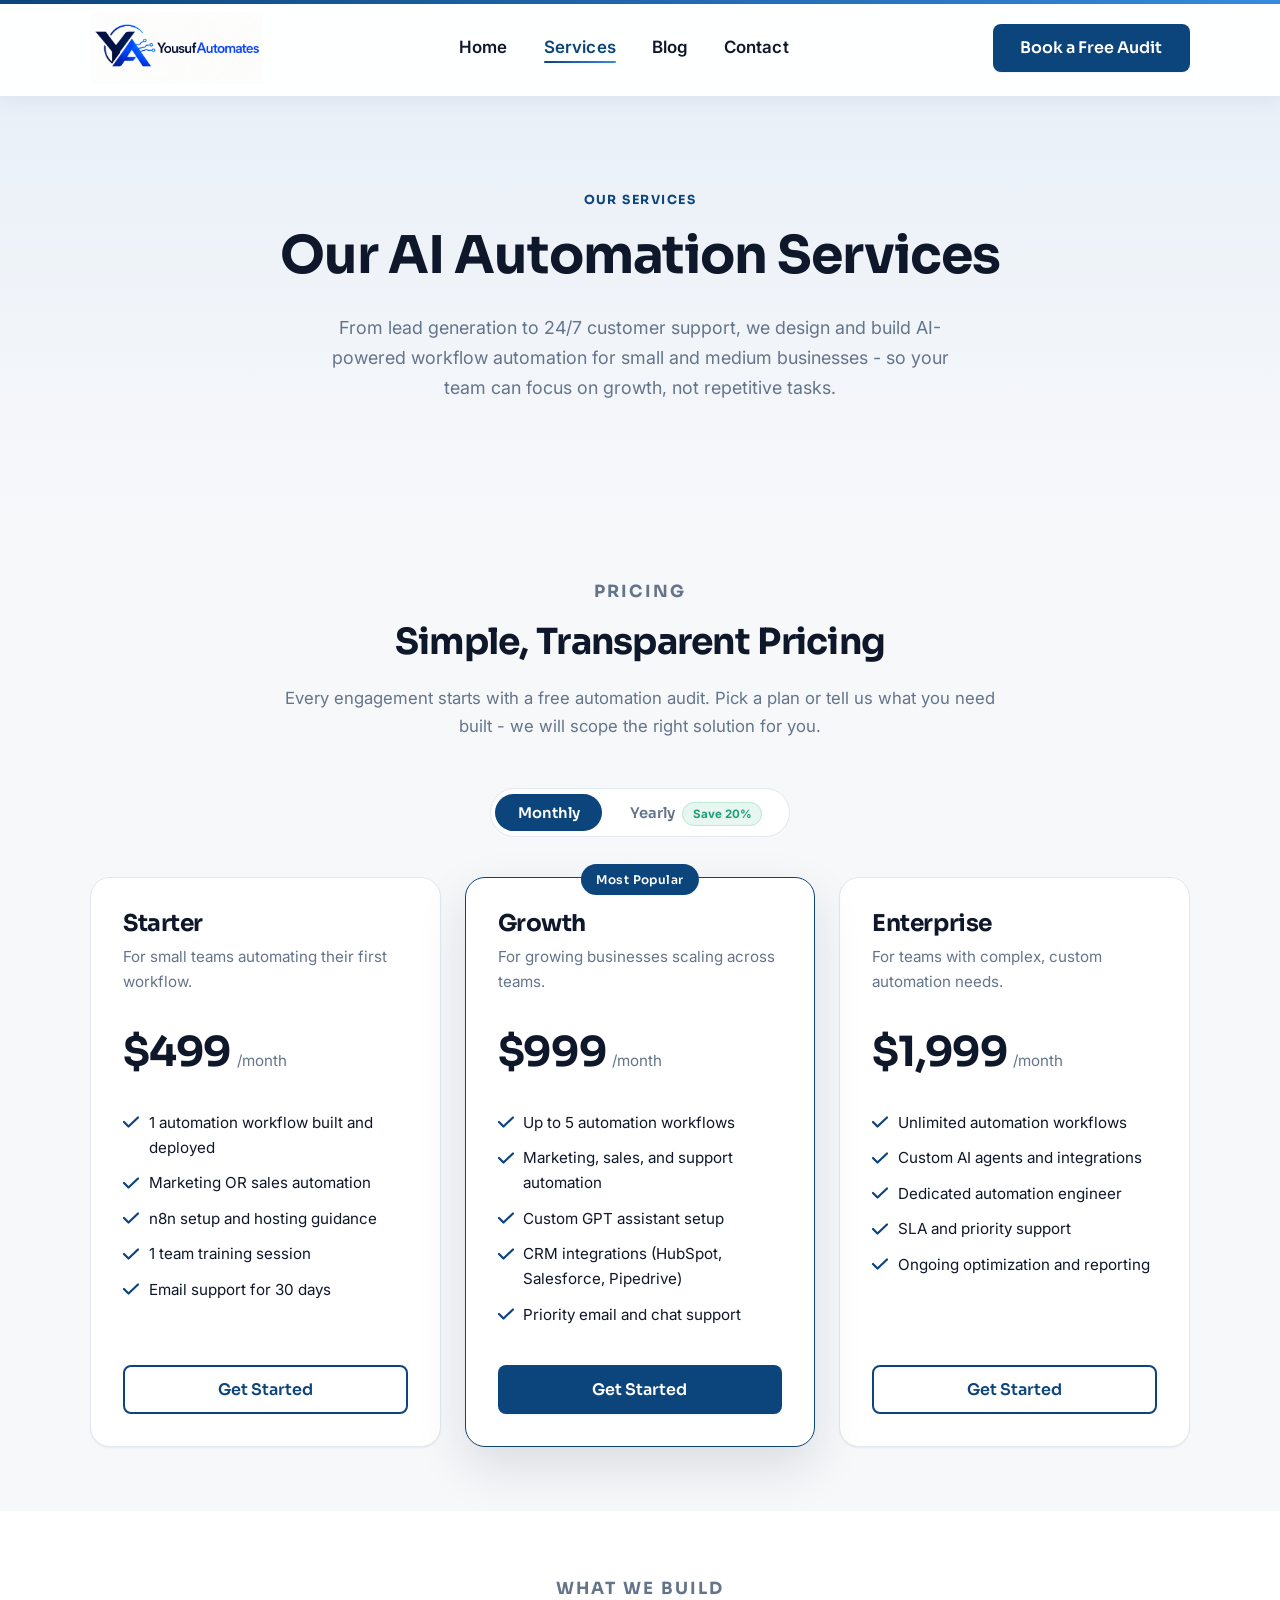
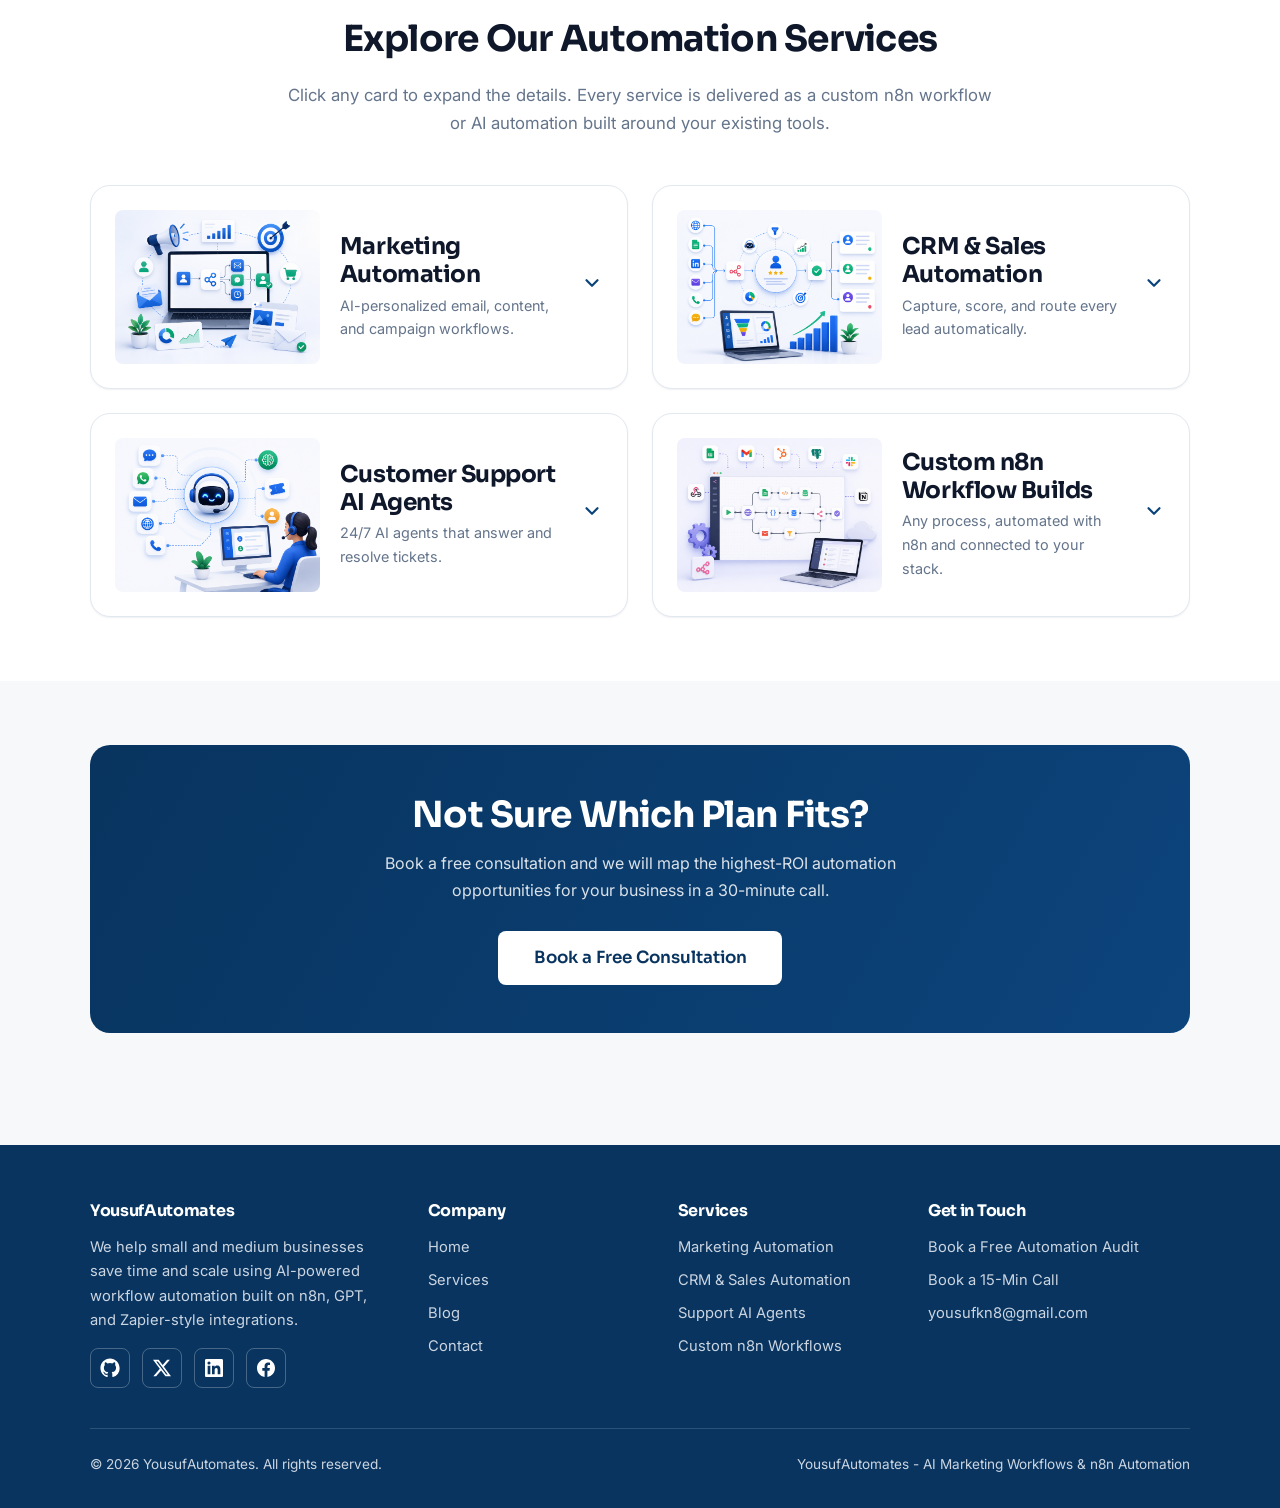
<file: services/index.html>
<!DOCTYPE html>
<html lang="en">
<head>
  <meta charset="UTF-8">
  <meta name="viewport" content="width=device-width, initial-scale=1.0">
  <link rel="icon" type="image/png" sizes="32x32" href="../assets/img/favicon-32x32.png?v=3">
  <link rel="icon" type="image/png" sizes="512x512" href="../assets/img/favicon.png?v=3">
  <link rel="apple-touch-icon" href="../assets/img/apple-touch-icon.png">
  <title>AI Automation Services & Pricing | YousufAutomates</title>
  <meta name="description" content="Explore our AI automation services: marketing automation, sales workflows, support AI agents, and custom n8n builds with transparent pricing.">
  <link rel="canonical" href="https://www.yourdomain.com/services/">

  <!-- Open Graph -->
  <meta property="og:type" content="website">
  <meta property="og:url" content="https://www.yourdomain.com/services/">
  <meta property="og:title" content="AI Automation Services & Pricing | YousufAutomates">
  <meta property="og:description" content="Marketing automation, sales workflows, support AI agents, and custom n8n builds for small and medium businesses.">
  <meta property="og:image" content="https://www.yourdomain.com/assets/img/blog%20cover.png">
  <meta name="twitter:card" content="summary_large_image">

  <link rel="preconnect" href="https://fonts.googleapis.com">
  <link rel="preconnect" href="https://fonts.gstatic.com" crossorigin>
  <link href="https://fonts.googleapis.com/css2?family=Inter:wght@400;500;600;700&family=Sora:wght@600;700;800&display=swap" rel="stylesheet">
  <link rel="stylesheet" href="../assets/css/styles.css">

  <!-- Google tag (gtag.js) -->
  <script async src="https://www.googletagmanager.com/gtag/js?id=G-8N1N57YPVS"></script>
  <script>
    window.dataLayer = window.dataLayer || [];
    function gtag(){dataLayer.push(arguments);}
    gtag('js', new Date());

    gtag('config', 'G-8N1N57YPVS');
  </script>
  <script src="../assets/js/main.js" defer></script>
</head>
<body>
  <header class="site-header">
    <div class="container navbar">
      <a class="logo" href="../">
        <img src="../assets/img/company%20logo.png" alt="YousufAutomates - AI Automation for Businesses" width="180" height="72">
      </a>
      <nav class="nav-links" aria-label="Primary navigation">
        <ul class="nav-links-list">
          <li><a href="../">Home</a></li>
          <li><a href="../services/" class="is-active">Services</a></li>
          <li><a href="../blog/">Blog</a></li>
          <li><a href="../contact/">Contact</a></li>
        </ul>
      </nav>
      <a class="nav-cta btn btn-primary" href="../contact/">Book a Free Audit</a>
      <button class="nav-toggle" id="nav-toggle" aria-expanded="false" aria-controls="nav-menu" aria-label="Toggle navigation"><span></span></button>
    </div>
    <nav class="nav-menu" id="nav-menu" aria-label="Mobile navigation">
      <ul>
        <li><a href="../">Home</a></li>
        <li><a href="../services/">Services</a></li>
        <li><a href="../blog/">Blog</a></li>
        <li><a href="../contact/">Contact</a></li>
      </ul>
      <a class="btn btn-primary" href="../contact/">Book a Free Audit</a>
    </nav>
  </header>

  <main>
    <!-- PAGE HEADER -->
    <section class="hero">
      <div class="container text-center">
        <p class="kicker">Our Services</p>
        <h1>Our AI Automation Services</h1>
        <p class="lead" style="max-width: 640px; margin: 0 auto 1rem;">From lead generation to 24/7 customer support, we design and build AI-powered workflow automation for small and medium businesses - so your team can focus on growth, not repetitive tasks.</p>
      </div>
    </section>

    <!-- PRICING -->
    <section class="section" id="pricing">
      <div class="container">
        <div class="section-head">
          <p class="kicker centered">Pricing</p>
          <h2>Simple, Transparent Pricing</h2>
          <p>Every engagement starts with a free automation audit. Pick a plan or tell us what you need built - we will scope the right solution for you.</p>
        </div>

        <div class="text-center">
          <div class="pricing-switch" id="pricing-toggle" role="group" aria-label="Billing period">
            <button type="button" data-billing="monthly" class="is-active" aria-pressed="true">Monthly</button>
            <button type="button" data-billing="yearly" aria-pressed="false">Yearly <span class="save-badge">Save 20%</span></button>
          </div>
        </div>

        <div class="pricing-grid">
          <div class="pricing-card">
            <h3>Starter</h3>
            <p class="plan-desc">For small teams automating their first workflow.</p>
            <div class="price-row">
              <span class="price js-price" data-monthly="499" data-yearly="399">$499</span>
              <span class="price-period js-billing-note">/month</span>
            </div>
            <ul>
              <li>1 automation workflow built and deployed</li>
              <li>Marketing OR sales automation</li>
              <li>n8n setup and hosting guidance</li>
              <li>1 team training session</li>
              <li>Email support for 30 days</li>
            </ul>
            <a class="btn btn-outline btn-block" href="../contact/">Get Started</a>
          </div>

          <div class="pricing-card featured">
            <h3>Growth</h3>
            <p class="plan-desc">For growing businesses scaling across teams.</p>
            <div class="price-row">
              <span class="price js-price" data-monthly="999" data-yearly="799">$999</span>
              <span class="price-period js-billing-note">/month</span>
            </div>
            <ul>
              <li>Up to 5 automation workflows</li>
              <li>Marketing, sales, and support automation</li>
              <li>Custom GPT assistant setup</li>
              <li>CRM integrations (HubSpot, Salesforce, Pipedrive)</li>
              <li>Priority email and chat support</li>
            </ul>
            <a class="btn btn-primary btn-block" href="../contact/">Get Started</a>
          </div>

          <div class="pricing-card">
            <h3>Enterprise</h3>
            <p class="plan-desc">For teams with complex, custom automation needs.</p>
            <div class="price-row">
              <span class="price js-price" data-monthly="1999" data-yearly="1599">$1,999</span>
              <span class="price-period js-billing-note">/month</span>
            </div>
            <ul>
              <li>Unlimited automation workflows</li>
              <li>Custom AI agents and integrations</li>
              <li>Dedicated automation engineer</li>
              <li>SLA and priority support</li>
              <li>Ongoing optimization and reporting</li>
            </ul>
            <a class="btn btn-outline btn-block" href="../contact/">Get Started</a>
          </div>
        </div>
      </div>
    </section>

    <!-- SERVICE CARDS -->
    <section class="section section-alt" id="services">
      <div class="container">
        <div class="section-head">
          <p class="kicker centered">What We Build</p>
          <h2>Explore Our Automation Services</h2>
          <p>Click any card to expand the details. Every service is delivered as a custom n8n workflow or AI automation built around your existing tools.</p>
        </div>

        <div class="service-grid">
          <details class="service-card js-service-card" id="marketing-automation" data-service="Marketing Automation">
            <summary>
              <div class="thumb"><img src="../assets/img/marketing.png" alt="Marketing automation workflow illustration" width="400" height="300"></div>
              <div class="summary-text">
                <h3>Marketing Automation</h3>
                <p>AI-personalized email, content, and campaign workflows.</p>
              </div>
              <span class="chevron" aria-hidden="true">
                <svg width="22" height="22" viewBox="0 0 24 24" fill="none" stroke="currentColor" stroke-width="2.4" stroke-linecap="round" stroke-linejoin="round"><path d="m6 9 6 6 6-6"/></svg>
              </span>
            </summary>
            <div class="details-body">
              <p>We automate the repetitive parts of marketing: lead capture, list segmentation, email nurturing, social posting, and reporting. Our AI marketing workflows use GPT to personalize messages at scale.</p>
              <ul>
                <li>AI email sequences with dynamic personalization</li>
                <li>Automated content repurposing (blog to social to newsletter)</li>
                <li>Lead scoring and campaign dashboards</li>
                <li>Integrations with your email platform and CMS</li>
              </ul>
            </div>
          </details>

          <details class="service-card js-service-card" id="sales-automation" data-service="CRM & Sales Automation">
            <summary>
              <div class="thumb"><img src="../assets/img/sales.png" alt="CRM and sales automation workflow illustration" width="400" height="300"></div>
              <div class="summary-text">
                <h3>CRM &amp; Sales Automation</h3>
                <p>Capture, score, and route every lead automatically.</p>
              </div>
              <span class="chevron" aria-hidden="true">
                <svg width="22" height="22" viewBox="0 0 24 24" fill="none" stroke="currentColor" stroke-width="2.4" stroke-linecap="round" stroke-linejoin="round"><path d="m6 9 6 6 6-6"/></svg>
              </span>
            </summary>
            <div class="details-body">
              <p>We connect your website, forms, and inbox to your CRM so no lead ever slips through. AI enriches and scores leads, then routes the hottest ones straight to your sales team.</p>
              <ul>
                <li>Automatic lead capture and deduplication</li>
                <li>AI lead scoring and enrichment</li>
                <li>Follow-up task creation and reminders</li>
                <li>HubSpot, Salesforce, Pipedrive, and Airtable</li>
              </ul>
            </div>
          </details>

          <details class="service-card js-service-card" id="support-agents" data-service="Customer Support AI Agents">
            <summary>
              <div class="thumb"><img src="../assets/img/support.png" alt="Customer support AI agent illustration" width="400" height="300"></div>
              <div class="summary-text">
                <h3>Customer Support AI Agents</h3>
                <p>24/7 AI agents that answer and resolve tickets.</p>
              </div>
              <span class="chevron" aria-hidden="true">
                <svg width="22" height="22" viewBox="0 0 24 24" fill="none" stroke="currentColor" stroke-width="2.4" stroke-linecap="round" stroke-linejoin="round"><path d="m6 9 6 6 6-6"/></svg>
              </span>
            </summary>
            <div class="details-body">
              <p>Deploy an AI support agent trained on your docs and past tickets. It answers common questions instantly and escalates complex issues to your team with full context and suggested replies.</p>
              <ul>
                <li>Trained on your knowledge base and FAQs</li>
                <li>Instant replies on chat, email, and social</li>
                <li>Smart escalation with conversation summaries</li>
                <li>Human handoff with full history</li>
              </ul>
            </div>
          </details>

          <details class="service-card js-service-card" id="n8n-builds" data-service="Custom n8n Workflow Builds">
            <summary>
              <div class="thumb"><img src="../assets/img/n8n.png" alt="Custom n8n workflow automation illustration" width="400" height="300"></div>
              <div class="summary-text">
                <h3>Custom n8n Workflow Builds</h3>
                <p>Any process, automated with n8n and connected to your stack.</p>
              </div>
              <span class="chevron" aria-hidden="true">
                <svg width="22" height="22" viewBox="0 0 24 24" fill="none" stroke="currentColor" stroke-width="2.4" stroke-linecap="round" stroke-linejoin="round"><path d="m6 9 6 6 6-6"/></svg>
              </span>
            </summary>
            <div class="details-body">
              <p>Have a manual process no tool solves out of the box? We design and build a custom n8n workflow that connects your apps, APIs, and databases into one automated pipeline.</p>
              <ul>
                <li>Custom triggers, webhooks, and schedulers</li>
                <li>API integrations and data transformations</li>
                <li>AI agent workflows with GPT and open models</li>
                <li>Monitoring, error handling, and docs</li>
              </ul>
            </div>
          </details>
        </div>
      </div>
    </section>

    <!-- CTA BANNER -->
    <section class="section">
      <div class="container">
        <div class="cta-banner">
          <h2>Not Sure Which Plan Fits?</h2>
          <p>Book a free consultation and we will map the highest-ROI automation opportunities for your business in a 30-minute call.</p>
          <a class="btn btn-white btn-lg" href="../contact/">Book a Free Consultation</a>
        </div>
      </div>
    </section>
  </main>

  <footer class="site-footer">
    <div class="container">
      <div class="footer-grid">
        <div class="footer-brand">
          <h4>YousufAutomates</h4>
          <p>We help small and medium businesses save time and scale using AI-powered workflow automation built on n8n, GPT, and Zapier-style integrations.</p>
          <div class="social-row">
            <!-- Outbound links: GA4 auto-tracks these as outbound clicks -->
            <a href="https://github.com/YousufKhan-sys" target="_blank" rel="noopener" aria-label="GitHub">
              <svg width="20" height="20" viewBox="0 0 24 24" fill="currentColor" aria-hidden="true"><path d="M12 .5C5.65.5.5 5.65.5 12c0 5.08 3.29 9.39 7.86 10.91.58.11.79-.25.79-.56 0-.27-.01-1.17-.02-2.12-3.2.7-3.88-1.36-3.88-1.36-.52-1.33-1.28-1.68-1.28-1.68-1.04-.71.08-.7.08-.7 1.15.08 1.76 1.18 1.76 1.18 1.03 1.76 2.69 1.25 3.35.96.1-.75.4-1.25.72-1.54-2.55-.29-5.23-1.28-5.23-5.68 0-1.26.45-2.28 1.18-3.09-.12-.29-.51-1.46.11-3.05 0 0 .96-.31 3.15 1.18a10.9 10.9 0 0 1 5.74 0c2.19-1.49 3.15-1.18 3.15-1.18.62 1.59.23 2.76.11 3.05.74.81 1.18 1.83 1.18 3.09 0 4.41-2.69 5.38-5.25 5.67.41.35.77 1.05.77 2.12 0 1.53-.01 2.76-.01 3.14 0 .31.21.67.8.56A10.52 10.52 0 0 0 23.5 12C23.5 5.65 18.35.5 12 .5Z"/></svg>
            </a>
            <a href="https://x.com/yousufkn8" target="_blank" rel="noopener" aria-label="X (formerly Twitter)">
              <svg width="18" height="18" viewBox="0 0 24 24" fill="currentColor" aria-hidden="true"><path d="M18.9 1.15h3.68l-8.04 9.19L24 22.85h-7.41l-5.8-7.58-6.64 7.58H.47l8.6-9.83L0 1.15h7.59l5.24 6.93 6.07-6.93Zm-1.29 19.5h2.04L6.49 3.24H4.3l13.31 17.41Z"/></svg>
            </a>
            <a href="https://www.linkedin.com/in/yousuf-khan-80589b3a8" target="_blank" rel="noopener" aria-label="LinkedIn">
              <svg width="18" height="18" viewBox="0 0 24 24" fill="currentColor" aria-hidden="true"><path d="M20.45 20.45h-3.56v-5.57c0-1.33-.02-3.04-1.85-3.04-1.85 0-2.14 1.45-2.14 2.94v5.67H9.35V9h3.42v1.56h.05c.48-.9 1.64-1.85 3.37-1.85 3.6 0 4.27 2.37 4.27 5.46v6.28ZM5.34 7.43a2.07 2.07 0 1 1 0-4.14 2.07 2.07 0 0 1 0 4.14ZM7.12 20.45H3.55V9h3.57v11.45ZM22.22 0H1.77C.8 0 0 .78 0 1.74v20.52C0 23.22.8 24 1.77 24h20.45c.98 0 1.78-.78 1.78-1.74V1.74C24 .78 23.2 0 22.22 0Z"/></svg>
            </a>
            <a href="https://www.facebook.com/yousufahmedkhan078" target="_blank" rel="noopener" aria-label="Facebook">
              <svg width="18" height="18" viewBox="0 0 24 24" fill="currentColor" aria-hidden="true"><path d="M24 12.07C24 5.4 18.63 0 12 0S0 5.4 0 12.07C0 18.1 4.39 23.09 10.13 24v-8.44H7.08v-3.49h3.05V9.41c0-3.02 1.79-4.69 4.53-4.69 1.31 0 2.69.24 2.69.24v2.97h-1.52c-1.49 0-1.96.93-1.96 1.89v2.25h3.33l-.53 3.49h-2.8V24C19.61 23.09 24 18.1 24 12.07Z"/></svg>
            </a>
          </div>
        </div>
        <div>
          <h4>Company</h4>
          <ul class="footer-links">
            <li><a href="../">Home</a></li>
            <li><a href="../services/">Services</a></li>
            <li><a href="../blog/">Blog</a></li>
            <li><a href="../contact/">Contact</a></li>
          </ul>
        </div>
        <div>
          <h4>Services</h4>
          <ul class="footer-links">
            <li><a href="#marketing-automation">Marketing Automation</a></li>
            <li><a href="#sales-automation">CRM &amp; Sales Automation</a></li>
            <li><a href="#support-agents">Support AI Agents</a></li>
            <li><a href="#n8n-builds">Custom n8n Workflows</a></li>
          </ul>
        </div>
        <div>
          <h4>Get in Touch</h4>
          <ul class="footer-links">
            <li><a href="../contact/">Book a Free Automation Audit</a></li>
            <li><a href="https://calendly.com" target="_blank" rel="noopener">Book a 15-Min Call</a></li>
            <li><a href="mailto:yousufkn8@gmail.com">yousufkn8@gmail.com</a></li>
          </ul>
        </div>
      </div>
      <div class="footer-bottom">
        <span>&copy; <span id="year"></span> YousufAutomates. All rights reserved.</span>
        <span>YousufAutomates - AI Marketing Workflows &amp; n8n Automation</span>
      </div>
    </div>
  </footer>
</body>
</html>
</file>
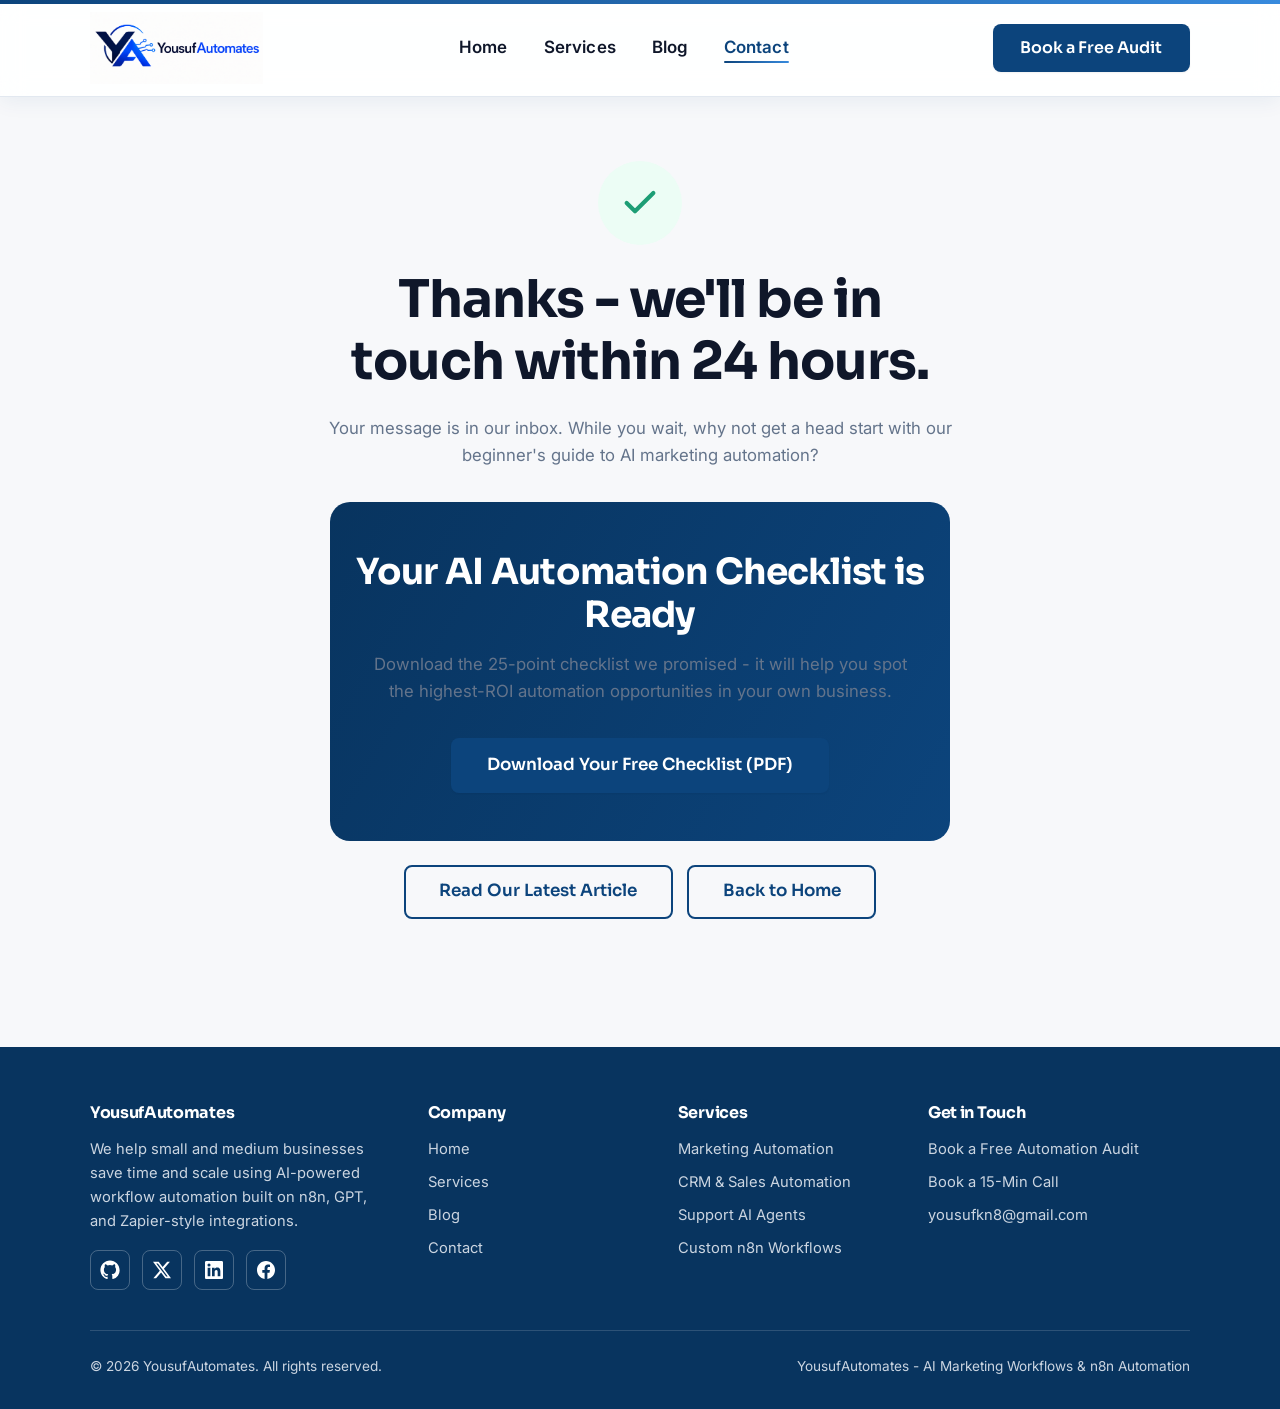
<file: thank-you/index.html>
<!DOCTYPE html>
<html lang="en">
<head>
  <meta charset="UTF-8">
  <meta name="viewport" content="width=device-width, initial-scale=1.0">
  <link rel="icon" type="image/png" sizes="32x32" href="../assets/img/favicon-32x32.png?v=3">
  <link rel="icon" type="image/png" sizes="512x512" href="../assets/img/favicon.png?v=3">
  <link rel="apple-touch-icon" href="../assets/img/apple-touch-icon.png">
  <title>Thank You | YousufAutomates</title>
  <meta name="description" content="Thanks for reaching out. We will be in touch within 24 hours. In the meantime, read our guide on AI marketing automation with n8n.">
  <link rel="canonical" href="https://www.yourdomain.com/thank-you/">

  <!-- Open Graph -->
  <meta property="og:type" content="website">
  <meta property="og:url" content="https://www.yourdomain.com/thank-you/">
  <meta property="og:title" content="Thank You | YousufAutomates">
  <meta property="og:description" content="Thanks for reaching out. We will be in touch within 24 hours.">
  <meta property="og:image" content="https://www.yourdomain.com/assets/img/blog%20cover.png">
  <meta name="twitter:card" content="summary_large_image">

  <link rel="preconnect" href="https://fonts.googleapis.com">
  <link rel="preconnect" href="https://fonts.gstatic.com" crossorigin>
  <link href="https://fonts.googleapis.com/css2?family=Inter:wght@400;500;600;700&family=Sora:wght@600;700;800&display=swap" rel="stylesheet">
  <link rel="stylesheet" href="../assets/css/styles.css">

  <!-- Google tag (gtag.js) -->
  <script async src="https://www.googletagmanager.com/gtag/js?id=G-8N1N57YPVS"></script>
  <script>
    window.dataLayer = window.dataLayer || [];
    function gtag(){dataLayer.push(arguments);}
    gtag('js', new Date());

    gtag('config', 'G-8N1N57YPVS');
  </script>
  <script src="../assets/js/main.js" defer></script>
</head>
<body>
  <header class="site-header">
    <div class="container navbar">
      <a class="logo" href="../">
        <img src="../assets/img/company%20logo.png" alt="YousufAutomates - AI Automation for Businesses" width="180" height="72">
      </a>
      <nav class="nav-links" aria-label="Primary navigation">
        <ul class="nav-links-list">
          <li><a href="../">Home</a></li>
          <li><a href="../services/">Services</a></li>
          <li><a href="../blog/">Blog</a></li>
          <li><a href="../contact/" class="is-active">Contact</a></li>
        </ul>
      </nav>
      <a class="nav-cta btn btn-primary" href="../contact/">Book a Free Audit</a>
      <button class="nav-toggle" id="nav-toggle" aria-expanded="false" aria-controls="nav-menu" aria-label="Toggle navigation"><span></span></button>
    </div>
    <nav class="nav-menu" id="nav-menu" aria-label="Mobile navigation">
      <ul>
        <li><a href="../">Home</a></li>
        <li><a href="../services/">Services</a></li>
        <li><a href="../blog/">Blog</a></li>
        <li><a href="../contact/">Contact</a></li>
      </ul>
      <a class="btn btn-primary" href="../contact/">Book a Free Audit</a>
    </nav>
  </header>

  <main>
    <section class="thank-you">
      <div class="check" aria-hidden="true">
        <svg width="40" height="40" viewBox="0 0 24 24" fill="none" stroke="#1d9e75" stroke-width="2.5" stroke-linecap="round" stroke-linejoin="round"><path d="M20 6 9 17l-5-5"/></svg>
      </div>
      <h1>Thanks - we'll be in touch within 24 hours.</h1>
      <p>Your message is in our inbox. While you wait, why not get a head start with our beginner's guide to AI marketing automation?</p>
      <div class="cta-banner" style="max-width: 620px; margin: 1.5rem auto;">
        <h2>Your AI Automation Checklist is Ready</h2>
        <p>Download the 25-point checklist we promised - it will help you spot the highest-ROI automation opportunities in your own business.</p>
        <a class="btn btn-primary btn-lg" href="../assets/img/25-point-checklist.pdf" download="25-point-checklist.pdf">Download Your Free Checklist (PDF)</a>
      </div>
      <div class="hero-cta" style="justify-content: center;">
        <a class="btn btn-outline btn-lg" href="../blog/how-to-automate-marketing/">Read Our Latest Article</a>
        <a class="btn btn-outline btn-lg" href="../">Back to Home</a>
      </div>
    </section>
  </main>

  <footer class="site-footer">
    <div class="container">
      <div class="footer-grid">
        <div class="footer-brand">
          <h4>YousufAutomates</h4>
          <p>We help small and medium businesses save time and scale using AI-powered workflow automation built on n8n, GPT, and Zapier-style integrations.</p>
          <div class="social-row">
            <!-- Outbound links: GA4 auto-tracks these as outbound clicks -->
            <a href="https://github.com/YousufKhan-sys" target="_blank" rel="noopener" aria-label="GitHub">
              <svg width="20" height="20" viewBox="0 0 24 24" fill="currentColor" aria-hidden="true"><path d="M12 .5C5.65.5.5 5.65.5 12c0 5.08 3.29 9.39 7.86 10.91.58.11.79-.25.79-.56 0-.27-.01-1.17-.02-2.12-3.2.7-3.88-1.36-3.88-1.36-.52-1.33-1.28-1.68-1.28-1.68-1.04-.71.08-.7.08-.7 1.15.08 1.76 1.18 1.76 1.18 1.03 1.76 2.69 1.25 3.35.96.1-.75.4-1.25.72-1.54-2.55-.29-5.23-1.28-5.23-5.68 0-1.26.45-2.28 1.18-3.09-.12-.29-.51-1.46.11-3.05 0 0 .96-.31 3.15 1.18a10.9 10.9 0 0 1 5.74 0c2.19-1.49 3.15-1.18 3.15-1.18.62 1.59.23 2.76.11 3.05.74.81 1.18 1.83 1.18 3.09 0 4.41-2.69 5.38-5.25 5.67.41.35.77 1.05.77 2.12 0 1.53-.01 2.76-.01 3.14 0 .31.21.67.8.56A10.52 10.52 0 0 0 23.5 12C23.5 5.65 18.35.5 12 .5Z"/></svg>
            </a>
            <a href="https://x.com/yousufkn8" target="_blank" rel="noopener" aria-label="X (formerly Twitter)">
              <svg width="18" height="18" viewBox="0 0 24 24" fill="currentColor" aria-hidden="true"><path d="M18.9 1.15h3.68l-8.04 9.19L24 22.85h-7.41l-5.8-7.58-6.64 7.58H.47l8.6-9.83L0 1.15h7.59l5.24 6.93 6.07-6.93Zm-1.29 19.5h2.04L6.49 3.24H4.3l13.31 17.41Z"/></svg>
            </a>
            <a href="https://www.linkedin.com/in/yousuf-khan-80589b3a8" target="_blank" rel="noopener" aria-label="LinkedIn">
              <svg width="18" height="18" viewBox="0 0 24 24" fill="currentColor" aria-hidden="true"><path d="M20.45 20.45h-3.56v-5.57c0-1.33-.02-3.04-1.85-3.04-1.85 0-2.14 1.45-2.14 2.94v5.67H9.35V9h3.42v1.56h.05c.48-.9 1.64-1.85 3.37-1.85 3.6 0 4.27 2.37 4.27 5.46v6.28ZM5.34 7.43a2.07 2.07 0 1 1 0-4.14 2.07 2.07 0 0 1 0 4.14ZM7.12 20.45H3.55V9h3.57v11.45ZM22.22 0H1.77C.8 0 0 .78 0 1.74v20.52C0 23.22.8 24 1.77 24h20.45c.98 0 1.78-.78 1.78-1.74V1.74C24 .78 23.2 0 22.22 0Z"/></svg>
            </a>
            <a href="https://www.facebook.com/yousufahmedkhan078" target="_blank" rel="noopener" aria-label="Facebook">
              <svg width="18" height="18" viewBox="0 0 24 24" fill="currentColor" aria-hidden="true"><path d="M24 12.07C24 5.4 18.63 0 12 0S0 5.4 0 12.07C0 18.1 4.39 23.09 10.13 24v-8.44H7.08v-3.49h3.05V9.41c0-3.02 1.79-4.69 4.53-4.69 1.31 0 2.69.24 2.69.24v2.97h-1.52c-1.49 0-1.96.93-1.96 1.89v2.25h3.33l-.53 3.49h-2.8V24C19.61 23.09 24 18.1 24 12.07Z"/></svg>
            </a>
          </div>
        </div>
        <div>
          <h4>Company</h4>
          <ul class="footer-links">
            <li><a href="../">Home</a></li>
            <li><a href="../services/">Services</a></li>
            <li><a href="../blog/">Blog</a></li>
            <li><a href="../contact/">Contact</a></li>
          </ul>
        </div>
        <div>
          <h4>Services</h4>
          <ul class="footer-links">
            <li><a href="../services/#marketing-automation">Marketing Automation</a></li>
            <li><a href="../services/#sales-automation">CRM &amp; Sales Automation</a></li>
            <li><a href="../services/#support-agents">Support AI Agents</a></li>
            <li><a href="../services/#n8n-builds">Custom n8n Workflows</a></li>
          </ul>
        </div>
        <div>
          <h4>Get in Touch</h4>
          <ul class="footer-links">
            <li><a href="../contact/">Book a Free Automation Audit</a></li>
            <li><a href="https://calendly.com" target="_blank" rel="noopener">Book a 15-Min Call</a></li>
            <li><a href="mailto:yousufkn8@gmail.com">yousufkn8@gmail.com</a></li>
          </ul>
        </div>
      </div>
      <div class="footer-bottom">
        <span>&copy; <span id="year"></span> YousufAutomates. All rights reserved.</span>
        <span>YousufAutomates - AI Marketing Workflows &amp; n8n Automation</span>
      </div>
    </div>
  </footer>
</body>
</html>
</file>
<file: assets/css/styles.css>
/* ============================================================
   AI Automation for Businesses — global stylesheet
   Mobile-first, fully responsive. Deep blue + neutral gray.
   ============================================================ */

:root {
  --font-display: "Sora", system-ui, -apple-system, "Segoe UI", sans-serif;
  --font-body: "Inter", system-ui, -apple-system, "Segoe UI", sans-serif;

  --color-primary: #0c447c;
  --color-primary-hover: #378add;
  --color-primary-dark: #08345f;
  --color-accent: #378add;
  --color-success: #1d9e75;
  --color-bg: #f7f8fa;
  --color-bg-alt: #ffffff;
  --color-surface: #ffffff;
  --color-text: #0f172a;
  --color-text-muted: #64748b;
  --color-border: #e2e8f0;
  --color-placeholder: #e8edf4;

  --radius-sm: 8px;
  --radius: 14px;
  --radius-lg: 20px;

  --shadow-sm: 0 1px 2px rgba(15, 23, 42, 0.06);
  --shadow-md: 0 6px 24px rgba(15, 23, 42, 0.08);
  --shadow-lg: 0 20px 50px rgba(15, 23, 42, 0.12);

  --container: 1140px;
}

*,
*::before,
*::after {
  box-sizing: border-box;
}

html {
  scroll-behavior: smooth;
  -webkit-text-size-adjust: 100%;
}

body {
  margin: 0;
  font-family: var(--font-body);
  font-size: 16px;
  line-height: 1.65;
  color: var(--color-text);
  background: var(--color-bg);
}

h1,
h2,
h3,
h4 {
  font-family: var(--font-display);
  line-height: 1.2;
  margin: 0 0 0.6em;
  letter-spacing: -0.02em;
}

h1 {
  font-size: clamp(2rem, 5vw, 3.25rem);
}
h2 {
  font-size: clamp(1.5rem, 3.5vw, 2.25rem);
}
h3 {
  font-size: clamp(1.15rem, 2.5vw, 1.45rem);
}

p {
  margin: 0 0 1em;
}

a {
  color: var(--color-primary);
  text-decoration: none;
}
a:hover {
  color: var(--color-primary-hover);
}

img {
  max-width: 100%;
  height: auto;
  display: block;
}

ul {
  margin: 0;
  padding: 0;
}

.container {
  width: 100%;
  max-width: var(--container);
  margin: 0 auto;
  padding-left: 1.25rem;
  padding-right: 1.25rem;
}

/* ------------------------------------------------------------
   Buttons
   ------------------------------------------------------------ */
.btn {
  display: inline-block;
  font-family: var(--font-display);
  font-weight: 600;
  font-size: 1rem;
  line-height: 1;
  padding: 0.9rem 1.6rem;
  border-radius: var(--radius-sm);
  border: 2px solid transparent;
  cursor: pointer;
  text-align: center;
  transition: background 0.2s ease, color 0.2s ease, border-color 0.2s ease,
    transform 0.15s ease, box-shadow 0.2s ease;
}
.btn:active {
  transform: translateY(1px);
}
.btn-primary {
  background: var(--color-primary);
  color: #fff;
  box-shadow: var(--shadow-sm);
}
.btn-primary:hover {
  background: var(--color-primary-hover);
  color: #fff;
  box-shadow: var(--shadow-md);
}
.btn-outline {
  background: transparent;
  color: var(--color-primary);
  border-color: var(--color-primary);
}
.btn-outline:hover {
  background: var(--color-primary);
  color: #fff;
}
.btn-white {
  background: #fff;
  color: var(--color-primary-dark);
}
.btn-white:hover {
  background: var(--color-bg);
  color: var(--color-primary-dark);
}
.btn-lg {
  padding: 1.05rem 2.1rem;
  font-size: 1.05rem;
}
.btn-block {
  width: 100%;
}

/* ------------------------------------------------------------
   Header / navigation
   ------------------------------------------------------------ */
.site-header {
  position: sticky;
  top: 0;
  z-index: 50;
  background: rgba(255, 255, 255, 0.88);
  backdrop-filter: blur(12px);
  -webkit-backdrop-filter: blur(12px);
  border-bottom: 1px solid var(--color-border);
  box-shadow: 0 4px 20px rgba(12, 68, 124, 0.07);
}
.site-header::before {
  content: "";
  position: absolute;
  top: 0;
  left: 0;
  right: 0;
  height: 4px;
  background: linear-gradient(90deg, var(--color-primary), var(--color-accent));
}
.navbar {
  display: flex;
  align-items: center;
  justify-content: space-between;
  gap: 1rem;
  min-height: 96px;
}
.logo {
  display: flex;
  align-items: center;
  gap: 0.5rem;
  font-family: var(--font-display);
  font-weight: 700;
  font-size: 1.02rem;
  color: var(--color-text);
  line-height: 1.2;
}
.logo:hover {
  color: var(--color-primary);
}
.logo img {
  display: block;
  height: 72px;
  width: auto;
  max-width: 100%;
}
.logo-text {
  max-width: 220px;
}
.nav-links {
  display: none;
  align-items: center;
}
.nav-links ul {
  display: flex;
  align-items: center;
  gap: 2.25rem;
  list-style: none;
}
.nav-links a {
  position: relative;
  color: var(--color-text);
  font-weight: 600;
  font-size: 1.06rem;
  letter-spacing: 0.01em;
  padding: 0.4rem 0;
}
.nav-links a::after {
  content: "";
  position: absolute;
  left: 0;
  bottom: 0;
  width: 100%;
  height: 2px;
  border-radius: 2px;
  background: linear-gradient(90deg, var(--color-primary), var(--color-accent));
  transform: scaleX(0);
  transform-origin: left;
  transition: transform 0.25s ease;
}
.nav-links a:hover::after,
.nav-links a.is-active::after {
  transform: scaleX(1);
}
.nav-links a:hover,
.nav-links a.is-active {
  color: var(--color-primary);
}
.nav-cta {
  display: none;
}
.nav-toggle {
  display: inline-flex;
  align-items: center;
  justify-content: center;
  width: 46px;
  height: 46px;
  border: 1.5px solid var(--color-primary);
  background: #fff;
  border-radius: var(--radius-sm);
  cursor: pointer;
  box-shadow: 0 2px 8px rgba(12, 68, 124, 0.1);
  transition: background 0.2s ease;
}
.nav-toggle:hover {
  background: #eef3f9;
}
.nav-toggle span,
.nav-toggle span::before,
.nav-toggle span::after {
  display: block;
  width: 20px;
  height: 2px;
  background: var(--color-text);
  border-radius: 2px;
  position: relative;
  transition: all 0.25s ease;
}
.nav-toggle span::before,
.nav-toggle span::after {
  content: "";
  position: absolute;
  left: 0;
}
.nav-toggle span::before {
  top: -6px;
}
.nav-toggle span::after {
  top: 6px;
}
.nav-menu {
  display: none;
  width: 100%;
  background: #fff;
  border-top: 1px solid var(--color-border);
  box-shadow: 0 10px 24px rgba(12, 68, 124, 0.08);
  padding: 0.75rem 1.25rem 1.5rem;
}
.nav-menu.is-open {
  display: block;
}
.nav-menu ul {
  list-style: none;
}
.nav-menu li {
  border-bottom: 1px solid var(--color-border);
}
.nav-menu li:last-child {
  border-bottom: 0;
}
.nav-menu a {
  display: block;
  padding: 1.1rem 0;
  color: var(--color-text);
  font-weight: 600;
  font-size: 1.08rem;
  letter-spacing: 0.01em;
  transition: color 0.2s ease, padding-left 0.2s ease;
}
.nav-menu a:hover {
  color: var(--color-primary);
  padding-left: 0.35rem;
}
.nav-menu .btn {
  margin-top: 1.1rem;
  width: 100%;
  padding: 1.05rem 1.5rem;
  background: linear-gradient(135deg, var(--color-primary), var(--color-primary-hover));
  border: 0;
  box-shadow: 0 6px 16px rgba(12, 68, 124, 0.24);
}

@media (min-width: 900px) {
  .nav-toggle {
    display: none;
  }
  .nav-menu {
    display: none !important;
  }
  .nav-links {
    display: flex;
  }
  .nav-cta {
    display: inline-flex;
    margin-left: 0.5rem;
  }
  .nav-cta .btn {
    background: linear-gradient(135deg, var(--color-primary), var(--color-primary-hover));
    border: 0;
    padding: 1rem 1.85rem;
    font-size: 1.02rem;
    box-shadow: 0 6px 18px rgba(12, 68, 124, 0.28);
    transition: transform 0.2s ease, box-shadow 0.2s ease;
  }
  .nav-cta .btn:hover {
    transform: translateY(-2px);
    box-shadow: 0 10px 26px rgba(12, 68, 124, 0.36);
  }
}

/* ------------------------------------------------------------
   Sections
   ------------------------------------------------------------ */
.section {
  padding: 4rem 0;
}
.section-alt {
  background: var(--color-bg-alt);
}
.section-head {
  max-width: 720px;
  margin: 0 auto 3rem;
  text-align: center;
}
.section-head p {
  color: var(--color-text-muted);
  font-size: 1.05rem;
}
.kicker {
  display: inline-block;
  font-family: var(--font-display);
  font-weight: 700;
  font-size: 0.78rem;
  letter-spacing: 0.12em;
  text-transform: uppercase;
  color: var(--color-primary);
  margin-bottom: 0.9rem;
}
.kicker.centered {
  display: block;
}

/* ------------------------------------------------------------
   Hero
   ------------------------------------------------------------ */
.hero {
  padding: 3.5rem 0 4rem;
  background: linear-gradient(180deg, #e9f0f8 0%, var(--color-bg) 100%);
  overflow: hidden;
}
.hero-grid {
  display: grid;
  gap: 2.5rem;
  align-items: center;
}
.hero h1 {
  margin-bottom: 0.5em;
}
.hero .lead {
  font-size: 1.12rem;
  color: var(--color-text-muted);
  margin-bottom: 1.8rem;
}
.hero-cta {
  display: flex;
  flex-wrap: wrap;
  gap: 0.9rem;
}
.hero-stats {
  display: flex;
  flex-wrap: wrap;
  gap: 1.75rem;
  margin-top: 2.5rem;
}
.hero-stats strong {
  display: block;
  font-family: var(--font-display);
  font-size: 1.5rem;
  color: var(--color-primary-dark);
}
.hero-stats span {
  font-size: 0.88rem;
  color: var(--color-text-muted);
}

@media (min-width: 900px) {
  .hero {
    padding: 5.5rem 0 6rem;
  }
  .hero-grid {
    grid-template-columns: 1fr 1fr;
    gap: 3.5rem;
  }
}

/* ------------------------------------------------------------
   Real images
   ------------------------------------------------------------ */
.hero-image {
  width: 100%;
  border-radius: var(--radius-lg);
  box-shadow: var(--shadow-lg);
}
.card-icon {
  display: block;
  width: 100%;
  aspect-ratio: 1 / 1;
  object-fit: contain;
  background: #edf2f9;
  border: 1px solid var(--color-border);
  border-radius: var(--radius);
  padding: 1.25rem;
  margin-bottom: 1.5rem;
}
.thumb img {
  display: block;
  width: 100%;
  aspect-ratio: 4 / 3;
  object-fit: cover;
  border-radius: var(--radius-sm);
}
.post-cover {
  width: 100%;
  aspect-ratio: 1200 / 628;
  object-fit: cover;
}
.article-cover {
  width: 100%;
  aspect-ratio: 1200 / 628;
  object-fit: cover;
  border-radius: var(--radius-lg);
  box-shadow: var(--shadow-md);
  margin-bottom: 2.5rem;
}
.prose-img {
  width: 100%;
  aspect-ratio: 8 / 5;
  object-fit: cover;
  border-radius: var(--radius);
  box-shadow: var(--shadow-sm);
  margin: 2rem 0;
}
.author-img {
  width: 80px;
  height: 80px;
  border-radius: 50%;
  object-fit: cover;
}
.founder-img {
  width: 100%;
  max-width: 260px;
  aspect-ratio: 1 / 1;
  object-fit: cover;
  border-radius: 50%;
  margin: 0 auto 1rem;
  box-shadow: var(--shadow-md);
}
.logos-single {
  width: 100%;
  max-width: 860px;
  margin: 0 auto;
}
.logos-single img {
  width: 100%;
  height: auto;
}

/* ------------------------------------------------------------
   Image placeholders (swap in real images later)
   ------------------------------------------------------------ */
.img-ph {
  position: relative;
  display: flex;
  align-items: center;
  justify-content: center;
  width: 100%;
  background: var(--color-placeholder);
  border: 1px dashed #c3cdd9;
  border-radius: var(--radius);
  overflow: hidden;
  text-align: center;
}
.img-ph::before {
  content: attr(data-label);
  display: block;
  font-size: 0.8rem;
  font-weight: 500;
  color: #94a3b8;
  padding: 1rem;
  line-height: 1.4;
}
.img-ph-round {
  border-radius: 50%;
}

/* ------------------------------------------------------------
   Feature / What We Do cards
   ------------------------------------------------------------ */
.grid-3 {
  display: grid;
  gap: 2rem;
}
@media (min-width: 768px) {
  .grid-3 {
    grid-template-columns: repeat(3, 1fr);
  }
}
.card {
  background: #fff;
  border: 1px solid var(--color-border);
  border-radius: var(--radius);
  padding: 1.75rem;
  box-shadow: var(--shadow-sm);
  transition: transform 0.2s ease, box-shadow 0.2s ease;
}
.card:hover {
  transform: translateY(-4px);
  box-shadow: var(--shadow-md);
}
.card .img-ph {
  margin-bottom: 1.25rem;
}
.card h3 {
  font-size: 1.3rem;
  margin-bottom: 0.45em;
}
.card p {
  color: #42536b;
  font-size: 1.02rem;
  line-height: 1.7;
  margin-bottom: 0;
}

/* ------------------------------------------------------------
   Logos strip
   ------------------------------------------------------------ */
.logos {
  text-align: center;
}
.logos p {
  color: var(--color-text-muted);
  font-size: 0.9rem;
  text-transform: uppercase;
  letter-spacing: 0.1em;
  margin-bottom: 1.5rem;
}
.logos-row {
  display: flex;
  flex-wrap: wrap;
  justify-content: center;
  gap: 1rem;
}
.logo-item {
  flex: 0 0 auto;
}

/* ------------------------------------------------------------
   Lead capture form
   ------------------------------------------------------------ */
.lead-panel {
  display: grid;
  gap: 2.5rem;
  align-items: center;
}
.lead-form-card {
  background: #fff;
  border: 1px solid var(--color-border);
  border-radius: var(--radius-lg);
  padding: 2rem;
  box-shadow: var(--shadow-lg);
}
.form-group {
  margin-bottom: 1.1rem;
}
.form-group label {
  display: block;
  font-weight: 600;
  font-size: 0.9rem;
  margin-bottom: 0.4rem;
}
.form-group input,
.form-group select,
.form-group textarea {
  width: 100%;
  padding: 0.8rem 0.95rem;
  border: 1px solid var(--color-border);
  border-radius: var(--radius-sm);
  font-family: var(--font-body);
  font-size: 1rem;
  background: #fff;
  color: var(--color-text);
  transition: border-color 0.2s ease, box-shadow 0.2s ease;
}
.form-group input:focus,
.form-group select:focus,
.form-group textarea:focus {
  outline: none;
  border-color: var(--color-primary);
  box-shadow: 0 0 0 3px rgba(12, 68, 124, 0.15);
}
.form-note {
  font-size: 0.82rem;
  color: var(--color-text-muted);
  margin-top: 0.9rem;
}

#form-status.is-error {
  margin-top: 0.9rem;
  padding: 0.75rem 1rem;
  border: 1px solid #f3c6c6;
  border-radius: var(--radius-sm);
  background: #fdecec;
  color: #b3261e;
  font-size: 0.9rem;
}

@media (min-width: 900px) {
  .lead-panel {
    grid-template-columns: 1.1fr 0.9fr;
  }
}

/* ------------------------------------------------------------
   Pricing (services page)
   ------------------------------------------------------------ */
.pricing-switch {
  display: inline-flex;
  align-items: center;
  gap: 0.35rem;
  background: #fff;
  border: 1px solid var(--color-border);
  border-radius: 999px;
  padding: 0.3rem;
  margin-bottom: 2.5rem;
}
.pricing-switch button {
  border: 0;
  background: transparent;
  font-family: var(--font-display);
  font-weight: 600;
  font-size: 0.92rem;
  padding: 0.6rem 1.4rem;
  border-radius: 999px;
  cursor: pointer;
  color: var(--color-text-muted);
  transition: all 0.2s ease;
}
.pricing-switch button.is-active {
  background: var(--color-primary);
  color: #fff;
}
.pricing-switch .save-badge {
  font-family: var(--font-body);
  font-weight: 700;
  font-size: 0.72rem;
  color: var(--color-success);
  background: #e7f6f0;
  border: 1px solid #bde9d7;
  border-radius: 999px;
  padding: 0.25rem 0.6rem;
  margin-left: 0.25rem;
}
.pricing-grid {
  display: grid;
  gap: 1.5rem;
}
@media (min-width: 900px) {
  .pricing-grid {
    grid-template-columns: repeat(3, 1fr);
    align-items: stretch;
  }
}
.pricing-card {
  display: flex;
  flex-direction: column;
  background: #fff;
  border: 1px solid var(--color-border);
  border-radius: var(--radius-lg);
  padding: 2rem;
  box-shadow: var(--shadow-sm);
}
.pricing-card.featured {
  border-color: var(--color-primary);
  box-shadow: var(--shadow-lg);
  position: relative;
}
.pricing-card.featured::before {
  content: "Most Popular";
  position: absolute;
  top: -14px;
  left: 50%;
  transform: translateX(-50%);
  background: var(--color-primary);
  color: #fff;
  font-family: var(--font-display);
  font-weight: 600;
  font-size: 0.75rem;
  letter-spacing: 0.04em;
  padding: 0.35rem 0.95rem;
  border-radius: 999px;
  white-space: nowrap;
}
.pricing-card h3 {
  margin-bottom: 0.25em;
}
.pricing-card .plan-desc {
  color: var(--color-text-muted);
  font-size: 0.95rem;
  margin-bottom: 1.5rem;
}
.price-row {
  display: flex;
  align-items: baseline;
  gap: 0.35rem;
  margin-bottom: 0.2rem;
}
.price {
  font-family: var(--font-display);
  font-size: 2.6rem;
  font-weight: 700;
  letter-spacing: -0.03em;
}
.price-period {
  color: var(--color-text-muted);
  font-size: 0.95rem;
}
.pricing-card ul {
  list-style: none;
  margin: 1.25rem 0 1.75rem;
  flex: 1;
}
.pricing-card li {
  position: relative;
  padding-left: 1.6rem;
  margin-bottom: 0.65rem;
  color: var(--color-text);
  font-size: 0.95rem;
}
.pricing-card li::before {
  content: "";
  position: absolute;
  left: 0;
  top: 0.42em;
  width: 1rem;
  height: 0.78rem;
  background: url("data:image/svg+xml;utf8,%3Csvg xmlns='http://www.w3.org/2000/svg' viewBox='0 0 16 12'%3E%3Cpath d='M1 6l4.5 4.5L15 1.5' fill='none' stroke='%230c447c' stroke-width='2.2' stroke-linecap='round' stroke-linejoin='round'/%3E%3C/svg%3E")
    no-repeat center / contain;
}

/* ------------------------------------------------------------
   Service cards (expandable details)
   ------------------------------------------------------------ */
.service-grid {
  display: grid;
  gap: 1.5rem;
}
@media (min-width: 768px) {
  .service-grid {
    grid-template-columns: repeat(2, 1fr);
  }
}
.service-card {
  background: #fff;
  border: 1px solid var(--color-border);
  border-radius: var(--radius-lg);
  overflow: hidden;
  box-shadow: var(--shadow-sm);
}
.service-card summary {
  display: flex;
  align-items: center;
  gap: 1.25rem;
  padding: 1.5rem;
  cursor: pointer;
  list-style: none;
  user-select: none;
}
.service-card summary::-webkit-details-marker {
  display: none;
}
.service-card summary:hover {
  background: var(--color-bg-alt);
}
.service-card .thumb {
  flex: 0 0 42%;
}
.service-card .thumb .img-ph {
  border-radius: var(--radius-sm);
}
.service-card .summary-text h3 {
  margin-bottom: 0.2em;
}
.service-card .summary-text p {
  color: var(--color-text-muted);
  font-size: 0.9rem;
  margin: 0;
}
.service-card .chevron {
  margin-left: auto;
  flex: 0 0 auto;
  transition: transform 0.25s ease;
  color: var(--color-primary);
}
.service-card[open] .chevron {
  transform: rotate(180deg);
}
.service-card .details-body {
  padding: 0 1.5rem 1.5rem;
  border-top: 1px solid var(--color-border);
  padding-top: 1.25rem;
  color: var(--color-text-muted);
}
.service-card .details-body ul {
  list-style: none;
  margin-top: 0.75rem;
}
.service-card .details-body li {
  padding-left: 1.4rem;
  position: relative;
  margin-bottom: 0.4rem;
  font-size: 0.95rem;
}
.service-card .details-body li::before {
  content: "→";
  position: absolute;
  left: 0;
  color: var(--color-primary);
  font-weight: 700;
}

/* ------------------------------------------------------------
   CTA banner
   ------------------------------------------------------------ */
.cta-banner {
  background: linear-gradient(120deg, var(--color-primary-dark), var(--color-primary));
  border-radius: var(--radius-lg);
  color: #fff;
  text-align: center;
  padding: 3rem 1.5rem;
}
.cta-banner h2 {
  margin-bottom: 0.4em;
}
.cta-banner p {
  color: rgba(255, 255, 255, 0.85);
  max-width: 560px;
  margin: 0 auto 1.75rem;
}
.cta-banner .btn-outline {
  border-color: #fff;
  color: #fff;
}
.cta-banner .btn-outline:hover {
  background: #fff;
  color: var(--color-primary-dark);
}

/* ------------------------------------------------------------
   Blog
   ------------------------------------------------------------ */
.post-list {
  display: grid;
  gap: 1.5rem;
}
@media (min-width: 768px) {
  .post-list {
    grid-template-columns: repeat(2, 1fr);
  }
}
.post-card {
  display: flex;
  flex-direction: column;
  background: #fff;
  border: 1px solid var(--color-border);
  border-radius: var(--radius-lg);
  overflow: hidden;
  box-shadow: var(--shadow-sm);
  transition: transform 0.2s ease, box-shadow 0.2s ease;
}
.post-card:hover {
  transform: translateY(-4px);
  box-shadow: var(--shadow-md);
}
.post-card .post-body {
  padding: 1.5rem;
  flex: 1;
}
.post-card .post-body h3 {
  margin-bottom: 0.4em;
}
.post-card .post-meta {
  font-size: 0.82rem;
  color: var(--color-text-muted);
  margin-bottom: 0.9rem;
}
.post-card .post-body p {
  color: var(--color-text-muted);
  font-size: 0.95rem;
}
.post-card .post-link {
  font-family: var(--font-display);
  font-weight: 600;
}

/* Article */
.article-header {
  max-width: 820px;
  margin: 0 auto 2.5rem;
  text-align: center;
}
.article-header .post-meta {
  color: var(--color-text-muted);
  font-size: 0.9rem;
}
.prose {
  max-width: 760px;
  margin: 0 auto;
  font-size: 1.05rem;
}
.prose h2 {
  margin-top: 2.2rem;
}
.prose ul,
.prose ol {
  margin: 0 0 1.2em 1.2em;
}
.prose li {
  margin-bottom: 0.4em;
}
.prose .img-ph {
  margin: 2rem 0;
}
.video-wrap {
  position: relative;
  max-width: 760px;
  margin: 2rem auto;
  aspect-ratio: 16 / 9;
  border-radius: var(--radius);
  overflow: hidden;
  box-shadow: var(--shadow-md);
}
.video-wrap iframe {
  position: absolute;
  inset: 0;
  width: 100%;
  height: 100%;
  border: 0;
}
.download-row {
  text-align: center;
  margin: 2.5rem 0;
}
.author-box {
  display: flex;
  flex-wrap: wrap;
  gap: 1.25rem;
  align-items: center;
  max-width: 760px;
  margin: 3rem auto 0;
  background: var(--color-bg-alt);
  border: 1px solid var(--color-border);
  border-radius: var(--radius-lg);
  padding: 1.75rem;
}
.author-box .author-photo .img-ph {
  width: 80px;
  height: 80px;
}
.author-box h3 {
  margin-bottom: 0.2em;
}
.author-box p {
  color: var(--color-text-muted);
  font-size: 0.95rem;
  margin-bottom: 0.9rem;
}

/* ------------------------------------------------------------
   Contact
   ------------------------------------------------------------ */
.contact-grid {
  display: grid;
  gap: 2.5rem;
}
.contact-card {
  background: #fff;
  border: 1px solid var(--color-border);
  border-radius: var(--radius-lg);
  padding: 2rem;
  box-shadow: var(--shadow-md);
}
.contact-side {
  display: flex;
  flex-direction: column;
  gap: 1.5rem;
}
.side-block {
  background: var(--color-bg-alt);
  border: 1px solid var(--color-border);
  border-radius: var(--radius);
  padding: 1.5rem;
}
.side-block h3 {
  font-size: 1.1rem;
}
.side-block a.btn {
  margin-top: 0.6rem;
}
.side-block p {
  color: var(--color-text-muted);
  font-size: 0.95rem;
}
@media (min-width: 900px) {
  .contact-grid {
    grid-template-columns: 1.2fr 0.8fr;
    align-items: start;
  }
}

/* ------------------------------------------------------------
   Thank you
   ------------------------------------------------------------ */
.thank-you {
  max-width: 640px;
  margin: 0 auto;
  text-align: center;
  padding: 4rem 0 5rem;
}
.thank-you .check {
  width: 84px;
  height: 84px;
  margin: 0 auto 1.5rem;
  border-radius: 50%;
  background: #ecfdf5;
  display: flex;
  align-items: center;
  justify-content: center;
}
.thank-you h1 {
  margin-bottom: 0.4em;
}
.thank-you p {
  color: var(--color-text-muted);
  font-size: 1.05rem;
  margin-bottom: 2rem;
}

/* ------------------------------------------------------------
   Footer
   ------------------------------------------------------------ */
.site-footer {
  background: var(--color-primary-dark);
  color: #cbd5e1;
  padding: 3.5rem 0 2rem;
  margin-top: 3rem;
}
.footer-grid {
  display: grid;
  gap: 2rem;
}
@media (min-width: 768px) {
  .footer-grid {
    grid-template-columns: 1.4fr 1fr 1fr 1.2fr;
  }
}
.site-footer h4 {
  color: #fff;
  font-size: 1rem;
  margin-bottom: 0.9rem;
}
.site-footer a {
  color: #cbd5e1;
}
.site-footer a:hover {
  color: #fff;
}
.footer-brand p {
  font-size: 0.92rem;
  margin-top: 0.9rem;
}
.footer-links {
  list-style: none;
}
.footer-links li {
  margin-bottom: 0.55rem;
  font-size: 0.92rem;
}
.social-row {
  display: flex;
  gap: 0.75rem;
  margin-top: 1rem;
}
.social-row a {
  display: inline-flex;
  align-items: center;
  justify-content: center;
  width: 40px;
  height: 40px;
  border: 1px solid rgba(255, 255, 255, 0.25);
  border-radius: var(--radius-sm);
  color: #fff;
  transition: background 0.2s ease;
}
.social-row a:hover {
  background: rgba(255, 255, 255, 0.15);
  color: #fff;
}
.footer-bottom {
  border-top: 1px solid rgba(255, 255, 255, 0.15);
  margin-top: 2.5rem;
  padding-top: 1.5rem;
  display: flex;
  flex-wrap: wrap;
  justify-content: space-between;
  gap: 0.75rem;
  font-size: 0.85rem;
}

/* ------------------------------------------------------------
   Utilities
   ------------------------------------------------------------ */
.text-center {
  text-align: center;
}
.mt-1 {
  margin-top: 1rem;
}
.mt-2 {
  margin-top: 2rem;
}
.mt-3 {
  margin-top: 3rem;
}
.sr-only {
  position: absolute;
  width: 1px;
  height: 1px;
  padding: 0;
  margin: -1px;
  overflow: hidden;
  clip: rect(0, 0, 0, 0);
  white-space: nowrap;
  border: 0;
}
</file>
